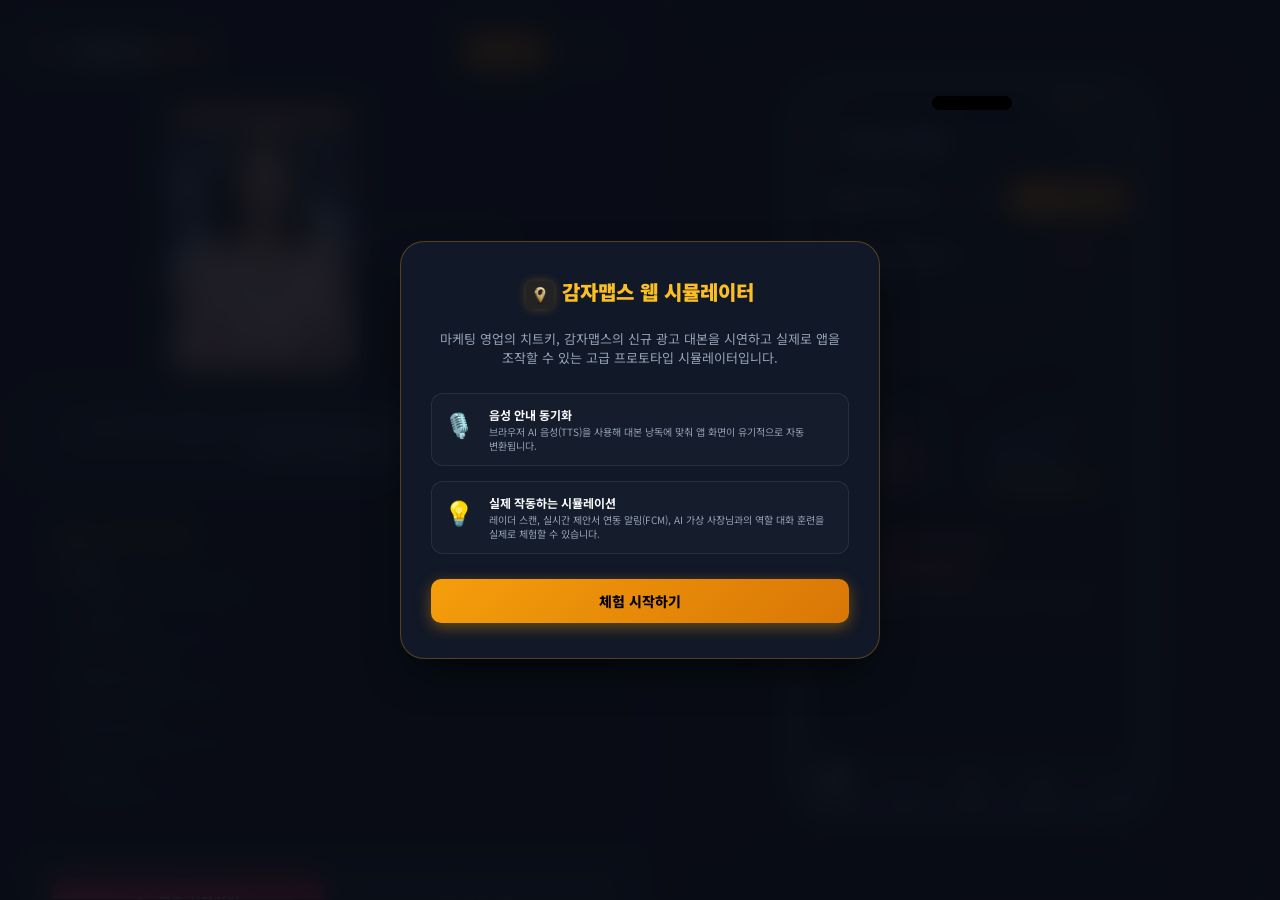
<file: GamjaMaps_WebSimulator/index.html>
<!DOCTYPE html>
<html lang="ko">
<head>
    <meta charset="UTF-8">
    <meta name="viewport" content="width=device-width, initial-scale=1.0">
    <title>감자맵스 - 마케팅 영업의 치트키 시뮬레이터</title>
    <!-- KakaoTalk In-App Browser Breakout Script -->
    <script>
        (function() {
            var ua = navigator.userAgent.toLowerCase();
            if (ua.indexOf('kakaotalk') > -1) {
                var currentUrl = window.location.href;
                if (ua.indexOf('android') > -1) {
                    window.location.href = 'intent://' + currentUrl.replace(/https?:\/\//, '') + '#Intent;scheme=https;end';
                } else if (ua.indexOf('iphone') > -1 || ua.indexOf('ipad') > -1 || ua.indexOf('ipod') > -1) {
                    window.location.href = 'kakaotalk://web/openExternalApp?url=' + encodeURIComponent(currentUrl);
                }
            }
        })();
    </script>
    <!-- Google Fonts: Inter, Outfit, and Noto Sans KR -->
    <link rel="preconnect" href="https://fonts.googleapis.com">
    <link rel="preconnect" href="https://fonts.gstatic.com" crossorigin>
    <link href="https://fonts.googleapis.com/css2?family=Inter:wght@300;400;600;700&family=Outfit:wght@400;600;800&family=Noto+Sans+KR:wght@300;400;500;700;900&display=swap" rel="stylesheet">
    <link rel="stylesheet" href="style.css?v=4.1">
</head>
<body>

    <div class="app-layout">
        
        <!-- Left Side: Advertising Video Presentation / Demo Instruction Panel -->
        <div class="ad-panel" id="adPanel">
            <div class="ad-header">
                <div class="logo">
                    <img src="icon.png" alt="Icon" class="logo-icon-img" style="width: 28px; height: 28px; border-radius: 6px; box-shadow: 0 0 10px rgba(245, 158, 11, 0.4); vertical-align: middle; margin-right: 4px;">
                    <span class="logo-text">GAMJA <span>MAPS</span></span>
                </div>
                <!-- Mode Selector Toggle -->
                <div class="mode-selector-tabs">
                    <button class="mode-tab active" id="modeTimeline" title="대본 낭독에 맞춰 자동으로 연동되는 화면">광고 시연</button>
                    <button class="mode-tab" id="modeFree" title="직접 검색하고 영업일지를 남기는 자유 테스트 모드">자유 데모</button>
                </div>
            </div>

            <!-- AI Video Anchor Face / Avatar -->
            <div class="avatar-container">
                <div class="avatar-box" id="avatarBox">
                    <div class="hologram-ring"></div>
                    <div class="hologram-ring ring-2"></div>
                    
                    <img src="anchor.png" alt="AI Anchor" class="anchor-img" id="anchorImg">

                    <div class="voice-wave" id="voiceWave">
                        <span class="bar"></span>
                        <span class="bar"></span>
                        <span class="bar"></span>
                        <span class="bar"></span>
                        <span class="bar"></span>
                    </div>
                </div>
                
                <div class="presenter-status">
                    <span class="status-dot pulsed" id="statusDot"></span>
                    <span id="statusText">대본 로딩 완료 (정지 상태)</span>
                </div>
            </div>

            <!-- Subtitle / Mode Info Card -->
            <div class="subtitle-card">
                <div class="subtitle-text" id="subtitleText">
                    "광고 시작하기 버튼을 누르면 새로운 세일즈 파트너 '감자맵스'의 비디오 프레젠테이션 시뮬레이터가 시작됩니다."
                </div>
            </div>

            <!-- TIMELINE MODE PANEL -->
            <div class="mode-panel-content" id="panelTimelineContent">
                <div class="timeline-container">
                    <h3>📢 광고 대본 타임라인</h3>
                    <div class="timeline" id="timelineList">
                        <!-- Dynamic timeline nodes -->
                    </div>
                </div>

                <div class="ad-control-card">
                    <div class="control-row">
                        <button class="btn-control btn-play" id="btnPlayAd">
                            <span class="icon">▶</span> <span class="text">광고 시작하기</span>
                        </button>
                        <button class="btn-control btn-reset" id="btnResetAd" disabled>
                            <span class="icon">🔄</span> 처음부터
                        </button>
                    </div>
                    <div class="control-settings">
                        <label class="toggle-switch">
                            <input type="checkbox" id="toggleTts" checked>
                            <span class="slider"></span>
                            <span class="label-text">🎙️ AI 음성(TTS) 낭독 사용</span>
                        </label>
                        <div class="volume-control">
                            <span>🔊</span>
                            <input type="range" id="volumeSlider" min="0" max="1" step="0.1" value="0.8">
                        </div>
                    </div>
                </div>
            </div>

            <!-- FREE DEMO MODE PANEL (Instructions and Live Stats) -->
            <div class="mode-panel-content hidden" id="panelFreeContent">
                <div class="free-instruction-card">
                    <h3>🎮 자유 데모 조작 모드 활성화</h3>
                    <p class="description">대본 자동 진행 없이 우측 스마트폰의 기능을 실제 앱처럼 하나씩 조작해 보실 수 있습니다.</p>
                    
                    <ul class="steps-guide">
                        <li>
                            <strong>1. 상권 골든타겟 검색 (타이밍)</strong>
                            <p>스마트폰의 [타이밍] 탭을 눌러 원하는 식당 이름(예: 마포갈비)을 입력하고 스캔해 보세요.</p>
                        </li>
                        <li>
                            <strong>2. 실시간 슬라이더 연동 (추적)</strong>
                            <p>[추적] 탭에서 사장님 화면의 슬라이더를 밀면, 영업사원 화면에 진짜 실시간 알림음(FCM)과 타이머가 연동됩니다.</p>
                        </li>
                        <li>
                            <strong>3. AI 거절 역할극 (AI예습)</strong>
                            <p>[AI예습] 탭에서 훈련 상대(박사장, 이사장, 최사장)를 골라 실제 세일즈 대화 훈련을 하고 성적표를 해제해 보세요.</p>
                        </li>
                        <li>
                            <strong>4. 로컬 영업 일지 저장</strong>
                            <p>영업 완료 후 작성한 메모들은 브라우저 내부 DB(localStorage)에 안전하게 저장 및 유지됩니다.</p>
                        </li>
                    </ul>
                </div>
                
                <div class="database-status-card">
                    <h4>📊 실시간 시뮬레이션 상태</h4>
                    <div class="status-grid-free">
                        <div class="status-item-free">
                            <span class="lbl">저장된 영업일지</span>
                            <strong id="statDiaryCount">0건</strong>
                        </div>
                        <div class="status-item-free">
                            <span class="lbl">최근 모의훈련 점수</span>
                            <strong id="statLastScore">- 점</strong>
                        </div>
                    </div>
                    <button class="btn-clear-db" id="btnClearDb">🔄 시뮬레이션 데이터 초기화</button>
                </div>
            </div>

            <div class="script-author-note">
                <strong>대본 핵심 업데이트:</strong> 잡상인 취급 탈피 ➔ 타이밍 스캔(신규🔥, 골목💎, 브레이크🟢) ➔ 실시간 FCM 추적 ➔ AI 가상 사장님 거절 롤플레잉(🔒 훈련 기록표).
            </div>
            
            <!-- PDF Download Button -->
            <div class="download-cheat-sheet-container" style="margin-top: 15px;">
                <a href="감자맵스 영업 치트키 - 소상공인 거절 극복 세일즈 오답노트.pdf" download="감자맵스 영업 치트키 - 소상공인 거절 극복 세일즈 오답노트.pdf" class="btn-download-pdf">
                    <span>📥</span> 광고주 거절 극복 세일즈 스크립트 오답노트 다운로드
                </a>
            </div>
        </div>
        
        <!-- Right Side: Gamja Maps Smartphone Simulation Panel -->
        <div class="phone-panel">
            <div class="smartphone-bezel">
                <div class="smartphone-screen" id="phoneScreen">
                    
                    <!-- Top Status Bar -->
                    <div class="phone-status-bar">
                        <span class="phone-time" id="phoneTime">14:25</span>
                        <div class="phone-icons">
                            <span>📡</span>
                            <span>📶</span>
                            <span>🔋 94%</span>
                        </div>
                    </div>

                    <!-- App Header -->
                    <div class="app-header" id="appHeader">
                        <div class="app-logo">
                            <img src="icon.png" alt="Icon" class="potato-emoji-img" style="width: 18px; height: 18px; border-radius: 4px; vertical-align: middle; margin-right: 4px;">
                            <span>감자맵스</span>
                            <span class="vip-badge">VIP</span>
                        </div>
                        <div class="app-actions">
                            <span class="gps-indicator" id="gpsIndicator">● GPS ON</span>
                        </div>
                    </div>

                    <!-- Screen Container (Contains the active view) -->
                    <div class="screen-container" id="screenContainer">
                        
                        <!-- ================= SCREEN 1: MAIN DASHBOARD ================= -->
                        <div class="app-view active" id="view-dashboard">
                            <div class="dashboard-top">
                                <div class="dropdown-mock">
                                    <span>📊 상권 분석 대시보드</span>
                                    <span>▼</span>
                                </div>
                                <button class="btn-scan-trigger" id="btnStartDashboardScan">⚡ 실시간 상권 분석</button>
                            </div>
                            
                            <div class="chart-card">
                                <div class="card-title-row">
                                    <h4>📈 마케팅 매출 전환 추이</h4>
                                    <span class="trend-indicator up">▲ 24% 급상승</span>
                                </div>
                                <div class="chart-svg-container">
                                    <svg viewBox="0 0 200 80" class="line-chart-svg">
                                        <path d="M 10 70 L 40 60 L 70 65 L 100 40 L 130 50 L 160 25 L 190 15" fill="none" stroke="#f43f5e" stroke-width="2.5" class="chart-path" />
                                        <circle cx="190" cy="15" r="4" fill="#f43f5e" />
                                    </svg>
                                    <div class="chart-labels">
                                        <span>4월</span>
                                        <span>5월</span>
                                        <span>현재</span>
                                    </div>
                                </div>
                            </div>

                            <div class="stats-grid">
                                <div class="stat-card">
                                    <span class="stat-label">목표 달성률</span>
                                    <div class="radial-progress-container">
                                        <svg viewBox="0 0 36 36" class="circular-chart">
                                            <path class="circle-bg" d="M18 2.0845 a 15.9155 15.9155 0 0 1 0 31.831 a 15.9155 15.9155 0 0 1 0 -31.831" />
                                            <path class="circle" stroke-dasharray="85, 100" d="M18 2.0845 a 15.9155 15.9155 0 0 1 0 31.831 a 15.9155 15.9155 0 0 1 0 -31.831" />
                                            <text x="18" y="20.35" class="percentage">85%</text>
                                        </svg>
                                    </div>
                                </div>
                                
                                <div class="stat-card">
                                    <span class="stat-label">상권 평균 매출</span>
                                    <div class="bar-stats-container">
                                        <div class="bar-row">
                                            <span class="bar-label">어제</span>
                                            <div class="bar-fill-bg"><div class="bar-fill" style="width: 60%"></div></div>
                                        </div>
                                        <div class="bar-row">
                                            <span class="bar-label">통계</span>
                                            <div class="bar-fill-bg"><div class="bar-fill fill-accent" style="width: 85%"></div></div>
                                        </div>
                                    </div>
                                </div>
                            </div>

                            <div class="warning-loss-card">
                                <div class="warning-header">
                                    <span class="warning-icon">⚠</span>
                                    <span>경고: 1등 매장 대비 상권 손실량</span>
                                </div>
                                <div class="warning-content">
                                    <div class="loss-amount" id="dashLossAmount">-₩1,250,000</div>
                                    <p class="loss-desc">주변 경쟁 매장의 광고 노출 점유 증가로 인한 이번 주 예상 영업 손실액입니다.</p>
                                </div>
                            </div>
                        </div>

                        <!-- ================= SCREEN 2: TIMING MAP SCANNER ================= -->
                        <div class="app-view" id="view-timing">
                            <div class="scanner-header">
                                <h3>📍 실시간 상권 골든타겟 스캔</h3>
                            </div>
                            
                            <!-- Search Form inside Map view -->
                            <div class="map-search-bar-container">
                                <input type="text" id="mapSearchInput" placeholder="식당 이름 입력 (예: 마포갈비)" value="강남 부대찌개">
                                <button class="btn-scan-act" id="btnTriggerMapScan">⚡ 스캔</button>
                            </div>
                            
                            <!-- Interactive Map View -->
                            <div class="map-view-container" id="mapView">
                                <div class="map-grid-overlay"></div>
                                <div class="radar-sweep" id="radarSweep"></div>
                                
                                <div class="center-marker">
                                    <div class="pulse-ring"></div>
                                    <div class="dot"></div>
                                </div>
                                
                                <div class="map-pins-container" id="mapPins">
                                    <!-- Dynamic pins -->
                                </div>
                            </div>
                            
                            <div class="scanner-status-card" id="scannerStatusCard">
                                <p id="scannerStatusText">"스캔 시작 버튼을 누르면 50일 이내 개업 신규 매장, 틈새 골목, 여유 사장님을 즉시 포착합니다."</p>
                            </div>
                        </div>

                        <!-- ================= SCREEN 3: REAL-TIME TRACKING ================= -->
                        <div class="app-view" id="view-tracking">
                            <div class="dual-mode-header">
                                <button class="tab-btn active" id="tabOwner">Owner (사장님 화면)</button>
                                <button class="tab-btn" id="tabSalesman">Salesman (내 스마트폰)</button>
                            </div>
                            
                            <div class="dual-views-container">
                                <!-- OWNER VIEW -->
                                <div class="dual-view-pane active" id="paneOwner">
                                    <div class="owner-proposal-container">
                                        <div class="proposal-badge">📋 감자마케팅 특별 제안서</div>
                                        <h2 id="ownerProposalTitle">강남 부대찌개 상권 최적화 분석안</h2>
                                        <p class="proposal-intro">대장님, 주변 경쟁 매장들이 배달 앱 광고 구역을 78% 이상 선점하여 매월 약 420만 원의 손실이 예상됩니다.</p>
                                        
                                        <div class="proposal-calculator">
                                            <h4>📊 예상 손실 회복 계산기</h4>
                                            <p class="calc-subtitle">마케팅 예산 비중에 따른 잠재 매출 상승 추정액</p>
                                            
                                            <div class="slider-field">
                                                <div class="slider-labels">
                                                    <span>최소 광고</span>
                                                    <span>집중 노출</span>
                                                </div>
                                                <input type="range" class="proposal-slider" id="proposalSlider" min="10" max="100" value="40">
                                            </div>
                                            
                                            <div class="calc-results">
                                                <div class="calc-res-item">
                                                    <span class="label">예상 노출 점유</span>
                                                    <span class="value text-orange" id="calcPercent">40%</span>
                                                </div>
                                                <div class="calc-res-item">
                                                    <span class="label">회복 예상 매출</span>
                                                    <span class="value text-green" id="calcSales">₩2,100,000</span>
                                                </div>
                                            </div>
                                            
                                            <p class="calc-helper">💡 슬라이더를 조정하여 직접 시뮬레이션해 보세요.</p>
                                        </div>
                                        <button class="btn-proposal-call" id="btnProposalCallOwner">📞 마케팅 상담원 문의하기</button>
                                    </div>
                                </div>

                                <!-- SALESMAN VIEW -->
                                <div class="dual-view-pane" id="paneSalesman">
                                    <div class="salesman-crm-container">
                                        <div class="crm-header">
                                            <h4>📥 실시간 관심 고객 타겟 보드</h4>
                                            <span class="crm-badge">LIVE tracking</span>
                                        </div>
                                        
                                        <!-- CRM Feed Items -->
                                        <div class="crm-feed" id="crmFeed">
                                            <div class="crm-item empty">
                                                <p>사장님 화면 탭에서 제안서 슬라이더를 조작하거나 문의하기 버튼을 누르면 실시간 알림이 발송됩니다.</p>
                                            </div>
                                        </div>
                                        
                                        <!-- Simulated Call Action Card -->
                                        <div class="gold-time-card" id="goldTimeCard">
                                            <div class="gold-header">
                                                <span class="fire-emoji">🔥</span>
                                                <span>골든타임 영업 기회 포착!</span>
                                            </div>
                                            <p>사장님이 현재 <strong>매출 계산기 슬라이더</strong>를 직접 조작하며 깊은 관심을 보이고 있습니다.</p>
                                            <div class="closing-timer">
                                                <span>⌛ 최적 통화 타이밍:</span>
                                                <span class="timer-countdown" id="goldCountdown">01:00</span>
                                            </div>
                                            <button class="btn-gold-call" id="btnGoldCallAction">📞 사장님께 전화 걸어 클로징하기</button>
                                        </div>

                                        <!-- REAL-TIME DIARY DATABASE LOGS (Free Demo Mode ONLY) -->
                                        <div class="sales-diary-database" id="salesDiaryDatabase">
                                            <h4>📝 로컬 저장된 영업 일지 목록</h4>
                                            <div class="diary-list" id="diaryList">
                                                <!-- Dynamic entries -->
                                                <div class="diary-item-empty">저장된 영업일지가 없습니다.</div>
                                            </div>
                                        </div>
                                    </div>
                                </div>
                            </div>
                        </div>

                        <!-- ================= SCREEN 4: AI ROLEPLAYING ================= -->
                        <div class="app-view" id="view-roleplay">
                            <div class="roleplay-setup" id="roleplaySetup">
                                <div class="setup-illustration">🤖💼</div>
                                <h3>AI 가상 사장님 거절 극복 훈련</h3>
                                <p class="setup-desc">방문 미팅 직전, 까다로운 거절 패턴을 학습한 AI 가상 사장님과 대화식 훈련을 진행하세요!</p>
                                
                                <div class="level-select-card">
                                    <h4>훈련 상대 설정</h4>
                                    <!-- Boss Select Dropdown -->
                                    <div class="boss-select-container">
                                        <select class="boss-select-dropdown" id="bossSelect">
                                            <option value="0">👨🍳 박길동 사장님 (돈가스집 - 난이도: ★★★★☆)</option>
                                            <option value="1">👩🍳 이영희 사장님 (카페 - 난이도: ★★★☆☆)</option>
                                            <option value="2">👨🍳 최성진 사장님 (횟집 - 난이도: ★★★★★)</option>
                                        </select>
                                    </div>
                                    <div class="boss-profile" style="margin-top: 10px;">
                                        <span class="boss-avatar" id="bossAvatarDisp">👨🍳</span>
                                        <div class="boss-info">
                                            <strong id="bossNameDisp">박길동 사장님 (돈가스 전문점)</strong>
                                            <span id="bossDescDisp">성격: 깐깐함, 광고 불신 심함</span>
                                        </div>
                                    </div>
                                </div>
                                <button class="btn-start-roleplay" id="btnStartRoleplay">🎯 모의 훈련 시작</button>
                            </div>

                            <div class="roleplay-chat-container" id="roleplayChatContainer" style="display: none;">
                                <div class="chat-header">
                                    <div class="boss-mini">
                                        <span id="chatBossAvatar">👨🍳</span>
                                        <div>
                                            <strong id="chatBossName">박길동 사장님 (AI)</strong>
                                            <span class="status">● 실시간 대화 중</span>
                                        </div>
                                    </div>
                                    <span class="round-indicator" id="chatRound">ROUND 1/3</span>
                                </div>

                                <div class="chat-messages" id="chatMessages">
                                    <!-- Dynamic chat messages -->
                                </div>

                                <div class="chat-input-area" id="chatInputArea">
                                    <p class="input-title">💡 최적의 세일즈 답변을 선택하세요:</p>
                                    <div class="options-grid" id="chatOptions">
                                        <!-- Dynamic buttons -->
                                    </div>
                                </div>
                            </div>

                            <!-- Scorecard Overlay -->
                            <div class="scorecard-overlay" id="scorecardOverlay" style="display: none;">
                                <div class="scorecard-card">
                                    <div class="lock-icon" id="scorecardLockIcon">🔓</div>
                                    <h2>AI 영업 훈련 기록표</h2>
                                    <p class="scorecard-subtitle">방금 진행한 모의 훈련 결과 오답노트</p>
                                    
                                    <div class="score-badge">
                                        <span class="score-num" id="scoreNum">92</span>
                                        <span class="score-max">/ 100점</span>
                                    </div>
                                    
                                    <div class="score-evaluation">
                                        <h4 id="scoreEvalTitle">훌륭한 영업 화법입니다!</h4>
                                        <p id="scoreEvalDesc">거절 반응에 대해 감정적 대응 대신 합리적 수치와 손실 프레이밍을 활용하여 설득력을 크게 높였습니다.</p>
                                    </div>

                                    <div class="cheat-sheet-card">
                                        <h4>🔑 특급 치트키 영업 화법 복기</h4>
                                        <ul class="cheat-list" id="cheatList">
                                            <!-- Dynamic scripts based on selected boss -->
                                        </ul>
                                    </div>
                                    
                                    <button class="btn-scorecard-close" id="btnRestartRoleplay">🔄 다시 훈련하기</button>
                                </div>
                            </div>
                        </div>

                        <!-- ================= SCREEN 5: GOOGLE PLAY DOWNLOAD ================= -->
                        <div class="app-view" id="view-download">
                            <div class="playstore-container">
                                <div class="ps-header">
                                    <div class="ps-search-bar">
                                        <span>🔍</span>
                                        <input type="text" value="감자맵스" disabled>
                                    </div>
                                </div>
                                
                                <div class="ps-app-card">
                                    <div class="app-info-row">
                                        <div class="app-logo-box" style="padding:0; overflow:hidden;"><img src="icon.png" alt="Logo" style="width:100%; height:100%; object-fit:cover; border-radius:12px;"></div>
                                        <div class="app-details">
                                            <h1>감자맵스</h1>
                                            <p class="developer">Gamja Network Ltd.</p>
                                            <p class="category">비즈니스 / 마케팅 / 지도</p>
                                        </div>
                                    </div>

                                    <div class="app-stats-row">
                                        <div class="ps-stat">
                                            <strong class="val">4.8 ★</strong>
                                            <span class="lbl">별점 4.5만 개</span>
                                        </div>
                                        <div class="ps-stat line">
                                            <strong class="val">10만+</strong>
                                            <span class="lbl">다운로드</span>
                                        </div>
                                        <div class="ps-stat line">
                                            <strong class="val">3+</strong>
                                            <span class="lbl">만 3세 이상</span>
                                        </div>
                                    </div>

                                    <!-- Install Button -->
                                    <button class="btn-ps-install" id="btnPsInstall">설치</button>
                                </div>

                                <div class="ps-screenshots-carousel">
                                    <div class="screenshot-item">
                                        <span>🔥 신규 매장 포착</span>
                                    </div>
                                    <div class="screenshot-item">
                                        <span>🔔 실시간 FCM 알림</span>
                                    </div>
                                    <div class="screenshot-item">
                                        <span>🤖 AI 거절 훈련</span>
                                    </div>
                                </div>

                                <div class="ps-vip-membership-banner">
                                    <div class="banner-content">
                                        <h3>👑 감자맵스 VIP 멤버십</h3>
                                        <p>전국 인허가 상권 실시간 배달 + 무제한 AI 영업 롤플레잉!</p>
                                        <div class="highlight">당신의 매출 그래프를 바꾸는 영업 치트키.</div>
                                    </div>
                                </div>
                            </div>
                        </div>

                    </div> <!-- End of Screen Container -->
                    
                    <!-- Bottom Navigation Bar -->
                    <div class="phone-navbar" id="phoneNavbar">
                        <button class="nav-item active" data-view="dashboard" id="navDash">
                            <span class="nav-icon">📊</span>
                            <span class="nav-lbl">분석</span>
                        </button>
                        <button class="nav-item" data-view="timing" id="navTiming">
                            <span class="nav-icon">📍</span>
                            <span class="nav-lbl">타이밍</span>
                        </button>
                        <button class="nav-item" data-view="tracking" id="navTracking">
                            <span class="nav-icon">🔔</span>
                            <span class="nav-lbl">추적</span>
                        </button>
                        <button class="nav-item" data-view="roleplay" id="navRoleplay">
                            <span class="nav-icon">🤖</span>
                            <span class="nav-lbl">AI예습</span>
                        </button>
                        <button class="nav-item" data-view="download" id="navDownload">
                            <span class="nav-icon">📲</span>
                            <span class="nav-lbl">설치</span>
                        </button>
                    </div>

                    <!-- Push Notification Banner Overlay (FCM Alert popup) -->
                    <div class="fcm-push-banner" id="fcmPushBanner">
                        <div class="fcm-icon" style="padding:0; overflow:hidden; display:flex; justify-content:center; align-items:center;"><img src="icon.png" alt="FCM" style="width:100%; height:100%; object-fit:cover; border-radius:6px;"></div>
                        <div class="fcm-text-box">
                            <h5 id="fcmTitle">감자맵스 푸시 알림</h5>
                            <p id="fcmMessage">알림 메시지 본문이 들어갑니다.</p>
                        </div>
                        <span class="fcm-time">방금</span>
                    </div>

                </div>
            </div>
        </div>
        
    </div>

    <!-- Floating Sound Chime Pre-loader / Help Modal -->
    <div id="welcomeOverlay" class="welcome-overlay">
        <div class="welcome-card">
            <h2><img src="icon.png" alt="Logo" style="width: 28px; height: 28px; border-radius: 6px; vertical-align: middle; margin-right: 8px; box-shadow: 0 0 10px rgba(245, 158, 11, 0.3);">감자맵스 웹 시뮬레이터</h2>
            <p>마케팅 영업의 치트키, 감자맵스의 신규 광고 대본을 시연하고 실제로 앱을 조작할 수 있는 고급 프로토타입 시뮬레이터입니다.</p>
            
            <div class="features-summary">
                <div class="feat-summary-item">
                    <span>🎙️</span>
                    <div>
                        <strong>음성 안내 동기화</strong>
                        <p>브라우저 AI 음성(TTS)을 사용해 대본 낭독에 맞춰 앱 화면이 유기적으로 자동 변환됩니다.</p>
                    </div>
                </div>
                <div class="feat-summary-item">
                    <span>💡</span>
                    <div>
                        <strong>실제 작동하는 시뮬레이션</strong>
                        <p>레이더 스캔, 실시간 제안서 연동 알림(FCM), AI 가상 사장님과의 역할 대화 훈련을 실제로 체험할 수 있습니다.</p>
                    </div>
                </div>
            </div>

            <button class="btn-welcome-start" id="btnWelcomeStart">체험 시작하기</button>
        </div>
    </div>

    <script src="script.js?v=4.1"></script>
</body>
</html>
</file>
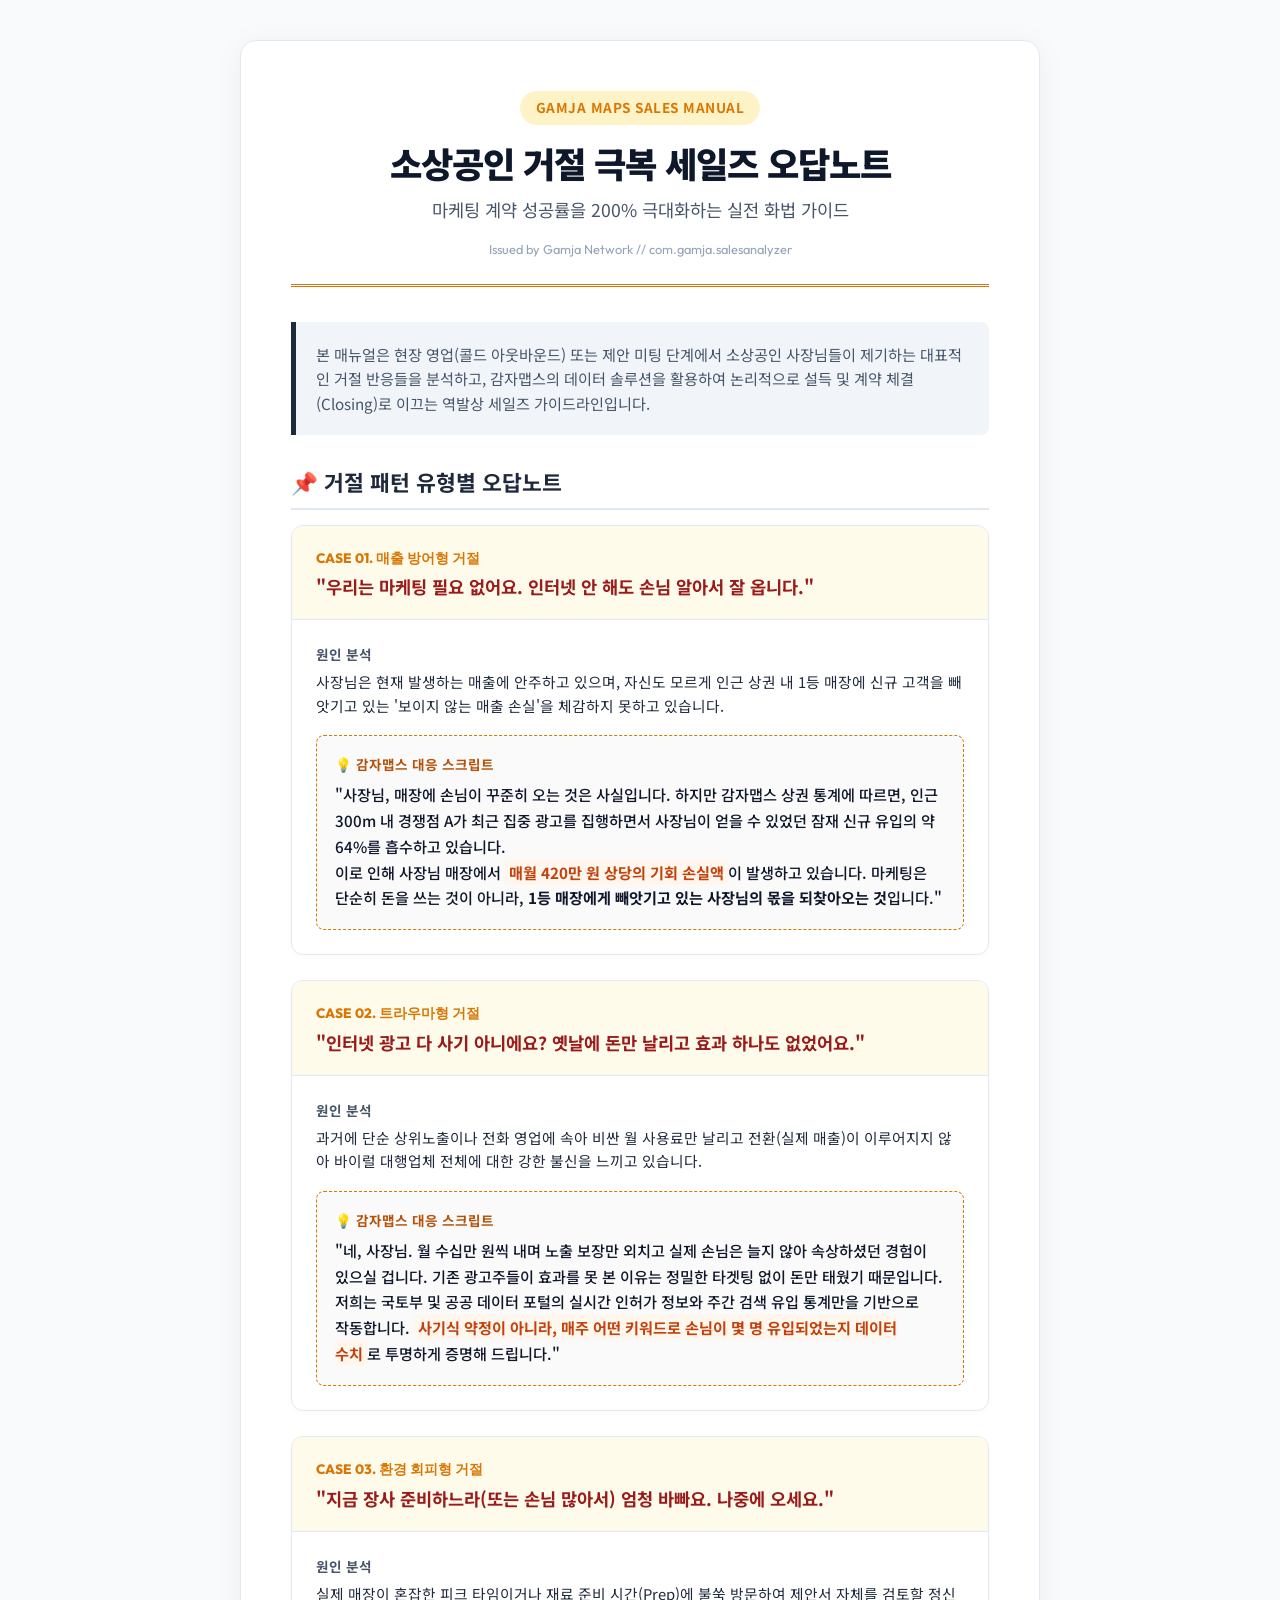
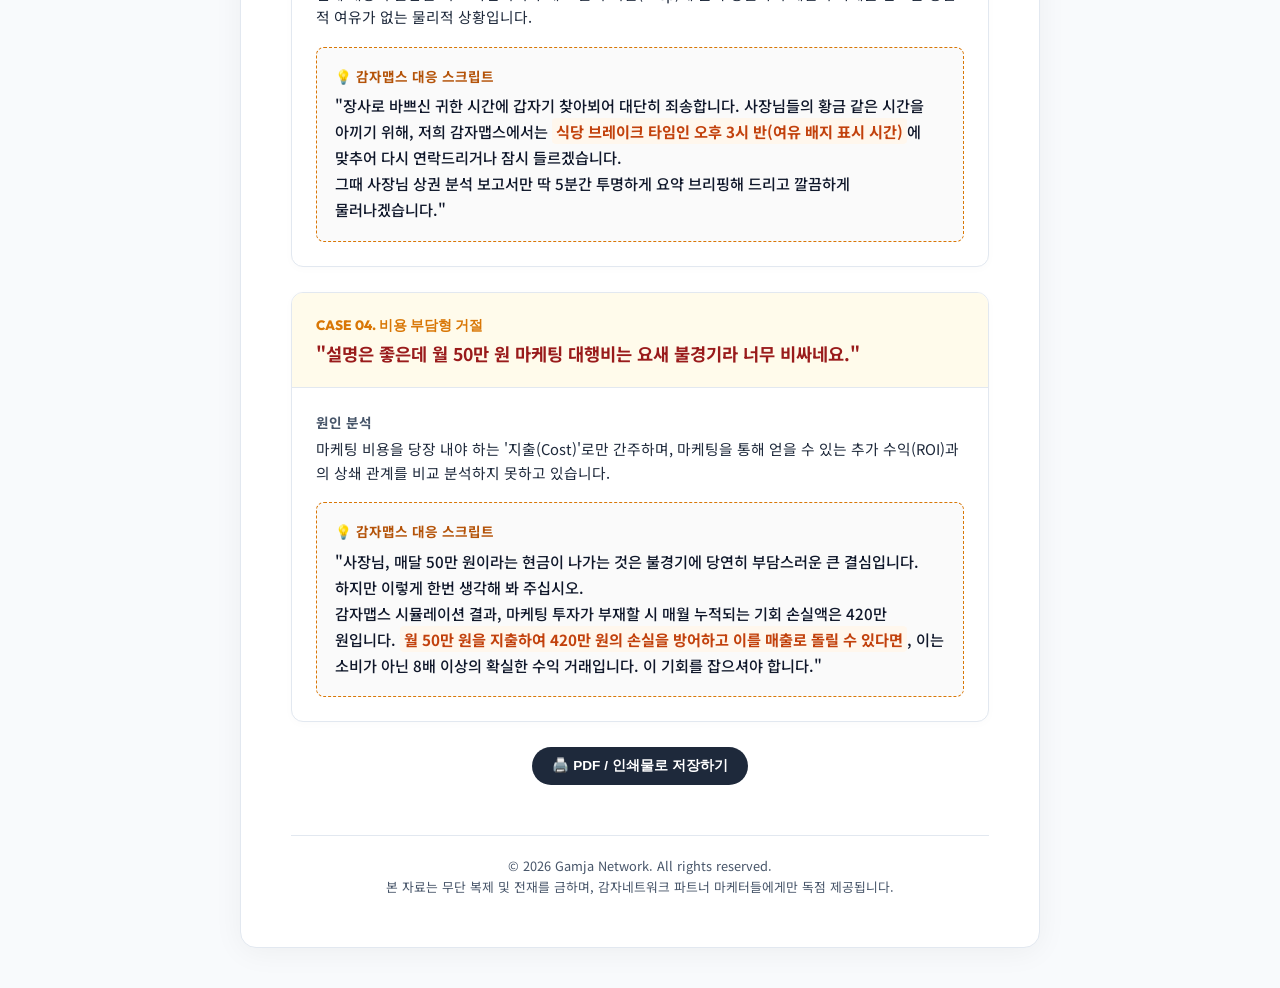
<file: GamjaMaps_WebSimulator/sales_objection_cheat_sheet.html>
<!DOCTYPE html>
<html lang="ko">
<head>
    <meta charset="UTF-8">
    <meta name="viewport" content="width=device-width, initial-scale=1.0">
    <title>감자맵스 영업 치트키 - 소상공인 거절 극복 세일즈 오답노트</title>
    <!-- Google Fonts: Noto Sans KR & Outfit -->
    <link rel="preconnect" href="https://fonts.googleapis.com">
    <link rel="preconnect" href="https://fonts.gstatic.com" crossorigin>
    <link href="https://fonts.googleapis.com/css2?family=Noto+Sans+KR:wght@300;400;500;700;900&family=Outfit:wght@600;800&display=swap" rel="stylesheet">
    <style>
        :root {
            --primary: #d97706;
            --primary-dark: #b45309;
            --slate-800: #1e293b;
            --slate-900: #0f172a;
            --gray-100: #f1f5f9;
            --gray-200: #e2e8f0;
            --gray-600: #475569;
        }

        * {
            box-sizing: border-box;
            margin: 0;
            padding: 0;
        }

        body {
            font-family: 'Noto Sans KR', sans-serif;
            color: var(--slate-900);
            background-color: #f8fafc;
            line-height: 1.6;
            padding: 40px 20px;
        }

        .container {
            max-width: 800px;
            margin: 0 auto;
            background: #ffffff;
            padding: 50px;
            border-radius: 16px;
            box-shadow: 0 4px 30px rgba(0,0,0,0.05);
            border: 1px solid var(--gray-200);
        }

        header {
            text-align: center;
            border-bottom: 3px double var(--primary);
            padding-bottom: 25px;
            margin-bottom: 35px;
        }

        .badge {
            background-color: #fef3c7;
            color: #d97706;
            padding: 6px 16px;
            border-radius: 20px;
            font-weight: 700;
            font-size: 0.85rem;
            display: inline-block;
            margin-bottom: 15px;
            letter-spacing: 0.5px;
        }

        h1 {
            font-size: 2.2rem;
            font-weight: 900;
            color: var(--slate-900);
            line-height: 1.3;
            letter-spacing: -1px;
            margin-bottom: 10px;
        }

        .subtitle {
            font-size: 1.1rem;
            color: var(--gray-600);
            font-weight: 400;
        }

        .doc-meta {
            margin-top: 15px;
            font-size: 0.8rem;
            color: #94a3b8;
            font-family: 'Outfit', sans-serif;
        }

        .intro-box {
            background-color: var(--gray-100);
            border-left: 5px solid var(--slate-800);
            padding: 20px;
            border-radius: 0 8px 8px 0;
            margin-bottom: 30px;
            font-size: 0.95rem;
            color: var(--gray-600);
        }

        .section-title {
            font-size: 1.35rem;
            font-weight: 700;
            color: var(--slate-800);
            margin: 30px 0 15px 0;
            padding-bottom: 8px;
            border-bottom: 2px solid var(--gray-200);
            display: flex;
            align-items: center;
            gap: 10px;
        }

        .case-card {
            background: #ffffff;
            border: 1px solid var(--gray-200);
            border-radius: 12px;
            margin-bottom: 25px;
            overflow: hidden;
            box-shadow: 0 2px 10px rgba(0,0,0,0.02);
        }

        .case-header {
            background-color: #fffbeb;
            padding: 18px 24px;
            border-bottom: 1px solid var(--gray-200);
        }

        .case-num {
            font-family: 'Outfit', sans-serif;
            color: var(--primary);
            font-weight: 800;
            font-size: 0.85rem;
            text-transform: uppercase;
        }

        .objection-text {
            font-size: 1.1rem;
            font-weight: 700;
            color: #991b1b;
            margin-top: 4px;
        }

        .case-body {
            padding: 24px;
        }

        .analysis-block {
            margin-bottom: 18px;
        }

        .analysis-block h4 {
            font-size: 0.85rem;
            color: var(--gray-600);
            margin-bottom: 4px;
            text-transform: uppercase;
        }

        .analysis-block p {
            font-size: 0.92rem;
            color: var(--slate-800);
        }

        .script-block {
            background-color: #fafafa;
            border: 1px dashed var(--primary);
            border-radius: 8px;
            padding: 18px;
            position: relative;
        }

        .script-block h4 {
            font-size: 0.85rem;
            color: var(--primary-dark);
            margin-bottom: 6px;
            font-weight: 700;
        }

        .script-text {
            font-size: 0.95rem;
            font-weight: 500;
            color: var(--slate-900);
            line-height: 1.7;
            word-break: keep-all;
        }

        .highlight-word {
            color: #c2410c;
            font-weight: 700;
            background-color: #fff7ed;
            padding: 2px 4px;
            border-radius: 4px;
        }

        footer {
            margin-top: 50px;
            text-align: center;
            padding-top: 20px;
            border-top: 1px solid var(--gray-200);
            font-size: 0.8rem;
            color: var(--gray-600);
        }

        .btn-print {
            display: block;
            width: max-content;
            margin: 20px auto 0 auto;
            background-color: var(--slate-800);
            color: #fff;
            border: none;
            padding: 10px 20px;
            border-radius: 30px;
            font-size: 0.85rem;
            font-weight: 700;
            cursor: pointer;
            transition: background-color 0.2s;
        }

        .btn-print:hover {
            background-color: var(--slate-900);
        }

        /* Print Optimization styling */
        @media print {
            body {
                background-color: #fff;
                padding: 0;
            }
            .container {
                box-shadow: none;
                border: none;
                padding: 0;
            }
            .btn-print {
                display: none;
            }
        }
    </style>
</head>
<body>

    <div class="container">
        
        <header>
            <span class="badge">GAMJA MAPS SALES MANUAL</span>
            <h1>소상공인 거절 극복 세일즈 오답노트</h1>
            <p class="subtitle">마케팅 계약 성공률을 200% 극대화하는 실전 화법 가이드</p>
            <div class="doc-meta">Issued by Gamja Network // com.gamja.salesanalyzer</div>
        </header>

        <div class="intro-box">
            본 매뉴얼은 현장 영업(콜드 아웃바운드) 또는 제안 미팅 단계에서 소상공인 사장님들이 제기하는 대표적인 거절 반응들을 분석하고, 감자맵스의 데이터 솔루션을 활용하여 논리적으로 설득 및 계약 체결(Closing)로 이끄는 역발상 세일즈 가이드라인입니다.
        </div>

        <h3 class="section-title">📌 거절 패턴 유형별 오답노트</h3>

        <!-- CASE 1 -->
        <div class="case-card">
            <div class="case-header">
                <span class="case-num">Case 01. 매출 방어형 거절</span>
                <h3 class="objection-text">"우리는 마케팅 필요 없어요. 인터넷 안 해도 손님 알아서 잘 옵니다."</h3>
            </div>
            <div class="case-body">
                <div class="analysis-block">
                    <h4>원인 분석</h4>
                    <p>사장님은 현재 발생하는 매출에 안주하고 있으며, 자신도 모르게 인근 상권 내 1등 매장에 신규 고객을 빼앗기고 있는 '보이지 않는 매출 손실'을 체감하지 못하고 있습니다.</p>
                </div>
                <div class="script-block">
                    <h4>💡 감자맵스 대응 스크립트</h4>
                    <p class="script-text">
                        "사장님, 매장에 손님이 꾸준히 오는 것은 사실입니다. 하지만 감자맵스 상권 통계에 따르면, 인근 300m 내 경쟁점 A가 최근 집중 광고를 집행하면서 사장님이 얻을 수 있었던 잠재 신규 유입의 약 64%를 흡수하고 있습니다.<br>
                        이로 인해 사장님 매장에서 <span class="highlight-word">매월 420만 원 상당의 기회 손실액</span>이 발생하고 있습니다. 마케팅은 단순히 돈을 쓰는 것이 아니라, <strong>1등 매장에게 빼앗기고 있는 사장님의 몫을 되찾아오는 것</strong>입니다."
                    </p>
                </div>
            </div>
        </div>

        <!-- CASE 2 -->
        <div class="case-card">
            <div class="case-header">
                <span class="case-num">Case 02. 트라우마형 거절</span>
                <h3 class="objection-text">"인터넷 광고 다 사기 아니에요? 옛날에 돈만 날리고 효과 하나도 없었어요."</h3>
            </div>
            <div class="case-body">
                <div class="analysis-block">
                    <h4>원인 분석</h4>
                    <p>과거에 단순 상위노출이나 전화 영업에 속아 비싼 월 사용료만 날리고 전환(실제 매출)이 이루어지지 않아 바이럴 대행업체 전체에 대한 강한 불신을 느끼고 있습니다.</p>
                </div>
                <div class="script-block">
                    <h4>💡 감자맵스 대응 스크립트</h4>
                    <p class="script-text">
                        "네, 사장님. 월 수십만 원씩 내며 노출 보장만 외치고 실제 손님은 늘지 않아 속상하셨던 경험이 있으실 겁니다. 기존 광고주들이 효과를 못 본 이유는 정밀한 타겟팅 없이 돈만 태웠기 때문입니다.<br>
                        저희는 국토부 및 공공 데이터 포털의 실시간 인허가 정보와 주간 검색 유입 통계만을 기반으로 작동합니다. <span class="highlight-word">사기식 약정이 아니라, 매주 어떤 키워드로 손님이 몇 명 유입되었는지 데이터 수치</span>로 투명하게 증명해 드립니다."
                    </p>
                </div>
            </div>
        </div>

        <!-- CASE 3 -->
        <div class="case-card">
            <div class="case-header">
                <span class="case-num">Case 03. 환경 회피형 거절</span>
                <h3 class="objection-text">"지금 장사 준비하느라(또는 손님 많아서) 엄청 바빠요. 나중에 오세요."</h3>
            </div>
            <div class="case-body">
                <div class="analysis-block">
                    <h4>원인 분석</h4>
                    <p>실제 매장이 혼잡한 피크 타임이거나 재료 준비 시간(Prep)에 불쑥 방문하여 제안서 자체를 검토할 정신적 여유가 없는 물리적 상황입니다.</p>
                </div>
                <div class="script-block">
                    <h4>💡 감자맵스 대응 스크립트</h4>
                    <p class="script-text">
                        "장사로 바쁘신 귀한 시간에 갑자기 찾아뵈어 대단히 죄송합니다. 사장님들의 황금 같은 시간을 아끼기 위해, 저희 감자맵스에서는 <span class="highlight-word">식당 브레이크 타임인 오후 3시 반(여유 배지 표시 시간)</span>에 맞추어 다시 연락드리거나 잠시 들르겠습니다.<br>
                        그때 사장님 상권 분석 보고서만 딱 5분간 투명하게 요약 브리핑해 드리고 깔끔하게 물러나겠습니다."
                    </p>
                </div>
            </div>
        </div>

        <!-- CASE 4 -->
        <div class="case-card">
            <div class="case-header">
                <span class="case-num">Case 04. 비용 부담형 거절</span>
                <h3 class="objection-text">"설명은 좋은데 월 50만 원 마케팅 대행비는 요새 불경기라 너무 비싸네요."</h3>
            </div>
            <div class="case-body">
                <div class="analysis-block">
                    <h4>원인 분석</h4>
                    <p>마케팅 비용을 당장 내야 하는 '지출(Cost)'로만 간주하며, 마케팅을 통해 얻을 수 있는 추가 수익(ROI)과의 상쇄 관계를 비교 분석하지 못하고 있습니다.</p>
                </div>
                <div class="script-block">
                    <h4>💡 감자맵스 대응 스크립트</h4>
                    <p class="script-text">
                        "사장님, 매달 50만 원이라는 현금이 나가는 것은 불경기에 당연히 부담스러운 큰 결심입니다. 하지만 이렇게 한번 생각해 봐 주십시오.<br>
                        감자맵스 시뮬레이션 결과, 마케팅 투자가 부재할 시 매월 누적되는 기회 손실액은 420만 원입니다. <span class="highlight-word">월 50만 원을 지출하여 420만 원의 손실을 방어하고 이를 매출로 돌릴 수 있다면</span>, 이는 소비가 아닌 8배 이상의 확실한 수익 거래입니다. 이 기회를 잡으셔야 합니다."
                    </p>
                </div>
            </div>
        </div>

        <button onclick="window.print()" class="btn-print">🖨️ PDF / 인쇄물로 저장하기</button>

        <footer>
            <p>© 2026 Gamja Network. All rights reserved.</p>
            <p>본 자료는 무단 복제 및 전재를 금하며, 감자네트워크 파트너 마케터들에게만 독점 제공됩니다.</p>
        </footer>

    </div>

</body>
</html>
</file>
<file: GamjaMaps_WebSimulator/style.css>
/* ==========================================
   Gamja Maps Web Simulator Stylesheet
   Designed with premium dark glassmorphic UI
   ========================================== */

:root {
    --bg-dark: #070a13;
    --bg-panel: rgba(15, 22, 36, 0.85);
    --bg-card: rgba(28, 38, 58, 0.6);
    --bg-phone: #090d16;
    --border-color: rgba(245, 158, 11, 0.2);
    --border-glass: rgba(255, 255, 255, 0.08);
    
    --text-main: #f8fafc;
    --text-muted: #94a3b8;
    
    --primary: #f59e0b; /* Potato gold */
    --primary-light: #fbbf24;
    --primary-gradient: linear-gradient(135deg, #f59e0b, #d97706);
    
    --accent: #f43f5e; /* Rose Pink */
    --accent-gradient: linear-gradient(135deg, #f43f5e, #e11d48);
    
    --success: #10b981;
    --success-light: #34d399;
    --success-gradient: linear-gradient(135deg, #10b981, #059669);
    
    --info-blue: #3b82f6;
    --warning: #ef4444;
    
    --shadow-premium: 0 20px 45px -15px rgba(0, 0, 0, 0.75);
    --shadow-glow: 0 0 25px rgba(245, 158, 11, 0.45);
    --shadow-accent-glow: 0 0 25px rgba(244, 63, 94, 0.45);
    
    --transition: all 0.3s cubic-bezier(0.4, 0, 0.2, 1);
}

/* Reset & Basics */
* {
    margin: 0;
    padding: 0;
    box-sizing: border-box;
}

body {
    background-color: var(--bg-dark);
    color: var(--text-main);
    font-family: 'Noto Sans KR', 'Inter', sans-serif;
    overflow: hidden;
    height: 100vh;
    display: flex;
    justify-content: center;
    align-items: center;
    background-image: radial-gradient(circle at 10% 20%, rgba(244, 63, 94, 0.05) 0%, transparent 40%),
                      radial-gradient(circle at 90% 80%, rgba(245, 158, 11, 0.05) 0%, transparent 40%);
}

::-webkit-scrollbar {
    width: 6px;
}
::-webkit-scrollbar-track {
    background: rgba(0, 0, 0, 0.3);
}
::-webkit-scrollbar-thumb {
    background: rgba(245, 158, 11, 0.3);
    border-radius: 3px;
}
::-webkit-scrollbar-thumb:hover {
    background: rgba(245, 158, 11, 0.6);
}

/* Main Layout Grid */
.app-layout {
    display: grid;
    grid-template-columns: 52% 48%;
    width: 100vw;
    height: 100vh;
    max-width: 1600px;
    max-height: 950px;
    background: rgba(10, 15, 26, 0.6);
    border: 1px solid var(--border-glass);
    border-radius: 24px;
    box-shadow: var(--shadow-premium);
    overflow: hidden;
}

@media (max-width: 1024px) {
    .app-layout {
        grid-template-columns: 100%;
        overflow-y: auto;
        height: auto;
        max-height: none;
    }
    body {
        overflow-y: auto;
        height: auto;
        padding: 20px 0;
    }
}

/* ====================================================
   LEFT PANEL: AD PRESENTATION & CONTROLS
   ==================================================== */
.ad-panel {
    display: flex;
    flex-direction: column;
    padding: 30px;
    background: var(--bg-panel);
    backdrop-filter: blur(25px);
    -webkit-backdrop-filter: blur(25px);
    border-right: 1px solid var(--border-glass);
    overflow-y: auto;
    height: 100%;
}

.ad-header {
    display: flex;
    justify-content: space-between;
    align-items: center;
    margin-bottom: 25px;
}

.logo {
    display: flex;
    align-items: center;
    gap: 10px;
}

.logo-icon {
    font-size: 28px;
    filter: drop-shadow(0 0 10px rgba(245, 158, 11, 0.6));
}

.logo-text {
    font-family: 'Outfit', sans-serif;
    font-size: 22px;
    font-weight: 800;
    letter-spacing: -0.5px;
    color: var(--text-main);
}

.logo-text span {
    background: linear-gradient(90deg, #f59e0b, #e11d48);
    -webkit-background-clip: text;
    -webkit-text-fill-color: transparent;
}

/* Mode Switcher Tabs */
.mode-selector-tabs {
    display: flex;
    background: rgba(0, 0, 0, 0.4);
    border: 1px solid var(--border-glass);
    border-radius: 20px;
    padding: 3px;
}

.mode-tab {
    background: transparent;
    border: none;
    outline: none;
    color: var(--text-muted);
    font-family: 'Noto Sans KR', sans-serif;
    font-size: 13px;
    font-weight: 700;
    padding: 6px 16px;
    border-radius: 17px;
    cursor: pointer;
    transition: var(--transition);
}

.mode-tab:hover {
    color: var(--text-main);
}

.mode-tab.active {
    background: var(--primary-gradient);
    color: #000;
    box-shadow: 0 2px 10px rgba(245, 158, 11, 0.4);
}

/* Avatar Face styling */
.avatar-container {
    position: relative;
    display: flex;
    justify-content: center;
    align-items: center;
    margin: 10px 0 20px 0;
}

.avatar-box {
    position: relative;
    width: 190px;
    height: 270px;
    border-radius: 16px;
    background: rgba(15, 23, 42, 0.5);
    border: 2px dashed rgba(245, 158, 11, 0.3);
    display: flex;
    justify-content: center;
    align-items: center;
    overflow: hidden;
}

.hologram-ring {
    position: absolute;
    border: 2px solid rgba(244, 63, 94, 0.4);
    border-radius: 20px;
    width: 210px;
    height: 290px;
    animation: holoPulse 3s ease-in-out infinite;
    pointer-events: none;
    z-index: 1;
}

.hologram-ring.ring-2 {
    width: 226px;
    height: 306px;
    border: 1px dashed rgba(245, 158, 11, 0.4);
    border-radius: 24px;
    animation: holoPulseRev 4s ease-in-out infinite;
    z-index: 1;
}

@keyframes holoPulse {
    0% { transform: scale(0.98); opacity: 0.5; }
    50% { transform: scale(1.02); opacity: 1; }
    100% { transform: scale(0.98); opacity: 0.5; }
}

@keyframes holoPulseRev {
    0% { transform: scale(1.02); opacity: 0.4; }
    50% { transform: scale(0.98); opacity: 0.8; }
    100% { transform: scale(1.02); opacity: 0.4; }
}

.anchor-svg {
    width: 100px;
    height: 100px;
    filter: drop-shadow(0 0 15px rgba(244, 63, 94, 0.4));
}

/* Voice Wave Animation */
.voice-wave {
    position: absolute;
    bottom: -15px;
    display: flex;
    align-items: center;
    gap: 3px;
    height: 25px;
    opacity: 0.3;
    transition: var(--transition);
}

.voice-wave.active {
    opacity: 1;
}

.voice-wave .bar {
    width: 3px;
    height: 6px;
    background-color: var(--accent);
    border-radius: 3px;
    transition: height 0.1s ease;
}

.voice-wave.active .bar:nth-child(1) { animation: wavePulse 0.6s infinite alternate; }
.voice-wave.active .bar:nth-child(2) { animation: wavePulse 0.4s infinite alternate 0.1s; }
.voice-wave.active .bar:nth-child(3) { animation: wavePulse 0.8s infinite alternate 0.2s; }
.voice-wave.active .bar:nth-child(4) { animation: wavePulse 0.5s infinite alternate 0.05s; }
.voice-wave.active .bar:nth-child(5) { animation: wavePulse 0.7s infinite alternate 0.15s; }

@keyframes wavePulse {
    0% { height: 4px; }
    100% { height: 24px; }
}

.presenter-status {
    display: flex;
    align-items: center;
    gap: 8px;
    margin-top: 15px;
    font-size: 12px;
    color: var(--text-muted);
}

.status-dot {
    width: 8px;
    height: 8px;
    border-radius: 50%;
    background-color: #64748b;
}

.status-dot.pulsed {
    background-color: var(--accent);
    box-shadow: 0 0 8px var(--accent);
    animation: statusPulse 1.5s infinite alternate;
}

.status-dot.pulsed-green {
    background-color: var(--success);
    box-shadow: 0 0 8px var(--success);
    animation: statusPulseGreen 1.5s infinite alternate;
}

@keyframes statusPulse {
    0% { transform: scale(0.9); opacity: 0.5; }
    100% { transform: scale(1.2); opacity: 1; }
}
@keyframes statusPulseGreen {
    0% { transform: scale(0.9); opacity: 0.5; }
    100% { transform: scale(1.2); opacity: 1; }
}

/* Subtitle Box styling */
.subtitle-card {
    background: var(--bg-card);
    border: 1px solid var(--border-glass);
    border-radius: 16px;
    padding: 20px;
    min-height: 85px;
    margin-bottom: 25px;
    box-shadow: inset 0 2px 4px rgba(255,255,255,0.05);
}

.subtitle-text {
    font-size: 14px;
    line-height: 1.6;
    color: #e2e8f0;
    text-align: center;
    word-break: keep-all;
}

/* Mode Panel Containers */
.mode-panel-content {
    display: flex;
    flex-direction: column;
    flex-grow: 1;
    transition: var(--transition);
}

.mode-panel-content.hidden {
    display: none !important;
}

/* Timeline Components */
.timeline-container {
    background: rgba(0, 0, 0, 0.2);
    border: 1px solid var(--border-glass);
    border-radius: 16px;
    padding: 20px;
    margin-bottom: 20px;
    flex-grow: 1;
    max-height: 400px;
    overflow-y: auto;
}

.timeline-container h3 {
    font-size: 15px;
    font-weight: 700;
    margin-bottom: 15px;
    color: var(--primary-light);
}

.timeline {
    position: relative;
    padding-left: 20px;
}

.timeline::before {
    content: "";
    position: absolute;
    left: 4px;
    top: 5px;
    bottom: 5px;
    width: 2px;
    background: rgba(255, 255, 255, 0.1);
}

.timeline-node {
    position: relative;
    margin-bottom: 15px;
    cursor: pointer;
    transition: var(--transition);
    opacity: 0.5;
}

.timeline-node:hover {
    opacity: 0.8;
}

.timeline-node.active {
    opacity: 1;
}

.timeline-dot {
    position: absolute;
    left: -20px;
    top: 4px;
    width: 10px;
    height: 10px;
    border-radius: 50%;
    background: #475569;
    border: 2px solid var(--bg-phone);
    transition: var(--transition);
}

.timeline-node.active .timeline-dot {
    background: var(--accent);
    box-shadow: 0 0 10px var(--accent);
    transform: scale(1.3);
}

.timeline-node.completed .timeline-dot {
    background: var(--success);
    box-shadow: 0 0 8px var(--success);
}

.timeline-node h4 {
    font-size: 13px;
    font-weight: 700;
    color: #e2e8f0;
}

.timeline-node p {
    font-size: 12px;
    color: var(--text-muted);
}

/* Play / Control Panel Card */
.ad-control-card {
    background: var(--bg-card);
    border: 1px solid var(--border-glass);
    border-radius: 16px;
    padding: 20px;
}

.control-row {
    display: flex;
    gap: 15px;
    margin-bottom: 15px;
}

.btn-control {
    flex: 1;
    border: none;
    outline: none;
    font-family: 'Noto Sans KR', sans-serif;
    font-weight: 700;
    font-size: 14px;
    padding: 12px 20px;
    border-radius: 10px;
    cursor: pointer;
    display: flex;
    align-items: center;
    justify-content: center;
    gap: 8px;
    transition: var(--transition);
}

.btn-play {
    background: var(--accent-gradient);
    color: #ffffff;
    box-shadow: 0 4px 15px rgba(244, 63, 94, 0.4);
}

.btn-play:hover:not(:disabled) {
    transform: translateY(-2px);
    box-shadow: 0 6px 20px rgba(244, 63, 94, 0.6);
}

.btn-reset {
    background: rgba(255, 255, 255, 0.1);
    color: var(--text-main);
    border: 1px solid var(--border-glass);
}

.btn-reset:hover:not(:disabled) {
    background: rgba(255, 255, 255, 0.2);
}

.btn-control:disabled {
    opacity: 0.3;
    cursor: not-allowed;
    transform: none !important;
    box-shadow: none !important;
}

.control-settings {
    display: flex;
    justify-content: space-between;
    align-items: center;
    flex-wrap: wrap;
    gap: 10px;
}

/* Toggle Switch */
.toggle-switch {
    position: relative;
    display: inline-flex;
    align-items: center;
    gap: 10px;
    cursor: pointer;
}

.toggle-switch input {
    display: none;
}

.toggle-switch .slider {
    position: relative;
    width: 36px;
    height: 20px;
    background-color: #334155;
    border-radius: 20px;
    transition: var(--transition);
}

.toggle-switch .slider::before {
    content: "";
    position: absolute;
    height: 14px;
    width: 14px;
    left: 3px;
    bottom: 3px;
    background-color: white;
    border-radius: 50%;
    transition: var(--transition);
}

.toggle-switch input:checked + .slider {
    background-color: var(--success);
}

.toggle-switch input:checked + .slider::before {
    transform: translateX(16px);
}

.toggle-switch .label-text {
    font-size: 12px;
    font-weight: 500;
    color: var(--text-muted);
}

.volume-control {
    display: flex;
    align-items: center;
    gap: 8px;
}

.volume-control input[type="range"] {
    width: 80px;
    accent-color: var(--primary);
    background: rgba(255,255,255,0.1);
    height: 4px;
    border-radius: 2px;
    cursor: pointer;
}

/* FREE DEMO PANEL DETAILED */
.free-instruction-card {
    background: var(--bg-card);
    border: 1px solid var(--border-glass);
    border-radius: 16px;
    padding: 20px;
    margin-bottom: 20px;
    max-height: 360px;
    overflow-y: auto;
}

.free-instruction-card h3 {
    font-size: 15px;
    font-weight: 700;
    color: var(--primary-light);
    margin-bottom: 8px;
}

.free-instruction-card .description {
    font-size: 12px;
    color: var(--text-muted);
    margin-bottom: 15px;
}

.steps-guide {
    list-style: none;
}

.steps-guide li {
    margin-bottom: 15px;
    border-left: 2px solid var(--primary);
    padding-left: 10px;
}

.steps-guide li strong {
    font-size: 13px;
    color: var(--text-main);
    display: block;
    margin-bottom: 3px;
}

.steps-guide li p {
    font-size: 11px;
    color: var(--text-muted);
    line-height: 1.5;
}

/* CRM stats & diary logs in free demo mode */
.database-status-card {
    background: rgba(0, 0, 0, 0.3);
    border: 1px solid var(--border-glass);
    border-radius: 16px;
    padding: 20px;
    display: flex;
    flex-direction: column;
    gap: 15px;
}

.database-status-card h4 {
    font-size: 14px;
    font-weight: 700;
    color: var(--text-main);
}

.status-grid-free {
    display: grid;
    grid-template-columns: 1fr 1fr;
    gap: 15px;
}

.status-item-free {
    background: rgba(255, 255, 255, 0.03);
    border: 1px solid var(--border-glass);
    border-radius: 10px;
    padding: 10px;
    text-align: center;
}

.status-item-free .lbl {
    font-size: 11px;
    color: var(--text-muted);
    display: block;
    margin-bottom: 4px;
}

.status-item-free strong {
    font-size: 16px;
    font-weight: 800;
    color: var(--primary-light);
}

.btn-clear-db {
    background: rgba(239, 68, 68, 0.1);
    color: #f87171;
    border: 1px solid rgba(239, 68, 68, 0.3);
    border-radius: 10px;
    font-family: 'Noto Sans KR', sans-serif;
    font-size: 12px;
    font-weight: 700;
    padding: 10px;
    cursor: pointer;
    transition: var(--transition);
}

.btn-clear-db:hover {
    background: rgba(239, 68, 68, 0.2);
    color: #ffffff;
}

.script-author-note {
    margin-top: auto;
    padding-top: 15px;
    font-size: 11px;
    color: var(--text-muted);
    border-top: 1px solid var(--border-glass);
    line-height: 1.5;
}

/* ====================================================
   RIGHT PANEL: SMARTPHONE SIMULATION
   ==================================================== */
.phone-panel {
    display: flex;
    justify-content: center;
    align-items: center;
    padding: 20px;
    height: 100%;
    background: radial-gradient(circle, rgba(28, 38, 58, 0.3) 0%, rgba(9, 13, 22, 0.9) 100%);
}

.smartphone-bezel {
    position: relative;
    width: 360px;
    height: 740px;
    background: #1e293b;
    border: 10px solid #475569;
    border-radius: 40px;
    box-shadow: 0 25px 60px -15px rgba(0, 0, 0, 0.8),
                inset 0 0 10px rgba(0, 0, 0, 0.6),
                0 0 40px rgba(245, 158, 11, 0.1);
    overflow: hidden;
    display: flex;
    flex-direction: column;
}

/* Speaker slit / Camera bar mockup */
.smartphone-bezel::before {
    content: "";
    position: absolute;
    top: 6px;
    left: 50%;
    transform: translateX(-50%);
    width: 80px;
    height: 14px;
    background: #000000;
    border-radius: 10px;
    z-index: 1000;
}

.smartphone-screen {
    width: 100%;
    height: 100%;
    background-color: var(--bg-phone);
    display: flex;
    flex-direction: column;
    overflow: hidden;
    position: relative;
}

/* Top Status bar */
.phone-status-bar {
    height: 28px;
    background-color: rgba(9, 13, 22, 0.9);
    padding: 4px 20px 0 20px;
    display: flex;
    justify-content: space-between;
    align-items: center;
    font-size: 11px;
    font-family: 'Outfit', sans-serif;
    color: var(--text-muted);
    font-weight: 600;
    z-index: 99;
}

.phone-icons {
    display: flex;
    gap: 6px;
}

/* App Header inside phone */
.app-header {
    height: 48px;
    background: rgba(19, 25, 41, 0.95);
    border-bottom: 1px solid var(--border-glass);
    display: flex;
    justify-content: space-between;
    align-items: center;
    padding: 0 15px;
    z-index: 98;
}

.app-logo {
    display: flex;
    align-items: center;
    gap: 6px;
    font-size: 15px;
    font-weight: 800;
    color: var(--text-main);
}

.potato-emoji {
    font-size: 16px;
}

.vip-badge {
    background-color: #64748b; /* grey initially */
    color: #ffffff;
    font-size: 9px;
    font-weight: 900;
    padding: 2px 6px;
    border-radius: 12px;
    font-family: 'Outfit', sans-serif;
    letter-spacing: 0.5px;
    transition: var(--transition);
}

.vip-badge.active-vip {
    background: var(--primary-gradient);
    color: #000000;
    box-shadow: 0 0 10px rgba(245, 158, 11, 0.7);
    animation: goldGlow 2s infinite alternate;
}

@keyframes goldGlow {
    0% { filter: drop-shadow(0 0 2px rgba(245, 158, 11, 0.5)); }
    100% { filter: drop-shadow(0 0 8px rgba(245, 158, 11, 0.9)); }
}

.gps-indicator {
    font-size: 10px;
    color: var(--success-light);
    font-weight: 700;
    font-family: 'Outfit', sans-serif;
}

/* Screen container for views */
.screen-container {
    flex-grow: 1;
    overflow-y: auto;
    position: relative;
    display: flex;
    flex-direction: column;
}

.app-view {
    display: none;
    flex-direction: column;
    padding: 15px;
    gap: 15px;
    flex-grow: 1;
    animation: fadeInView 0.3s ease-in-out;
}

.app-view.active {
    display: flex;
}

@keyframes fadeInView {
    from { opacity: 0; transform: translateY(5px); }
    to { opacity: 1; transform: translateY(0); }
}

/* ====================================================
   SCREEN 1: MAIN DASHBOARD SCREEN
   ==================================================== */
.dashboard-top {
    display: flex;
    justify-content: space-between;
    align-items: center;
    gap: 10px;
}

.dropdown-mock {
    flex: 1;
    background: rgba(255, 255, 255, 0.05);
    border: 1px solid var(--border-glass);
    padding: 8px 12px;
    border-radius: 8px;
    font-size: 11px;
    font-weight: 700;
    display: flex;
    justify-content: space-between;
    color: var(--text-main);
}

.btn-scan-trigger {
    background: var(--primary-gradient);
    color: #000;
    border: none;
    outline: none;
    font-family: 'Noto Sans KR', sans-serif;
    font-size: 11px;
    font-weight: 700;
    padding: 9px 12px;
    border-radius: 8px;
    cursor: pointer;
    box-shadow: 0 4px 10px rgba(245, 158, 11, 0.3);
    transition: var(--transition);
}

.btn-scan-trigger:hover {
    transform: translateY(-1px);
}

/* Chart card style */
.chart-card {
    background: rgba(255, 255, 255, 0.03);
    border: 1px solid var(--border-glass);
    border-radius: 12px;
    padding: 15px;
}

.card-title-row {
    display: flex;
    justify-content: space-between;
    align-items: center;
    margin-bottom: 12px;
}

.card-title-row h4 {
    font-size: 12px;
    font-weight: 700;
    color: var(--text-main);
}

.trend-indicator {
    font-size: 10px;
    font-weight: 700;
    padding: 2px 6px;
    border-radius: 4px;
}

.trend-indicator.up {
    background: rgba(244, 63, 94, 0.1);
    color: var(--accent);
}

.chart-svg-container {
    position: relative;
    width: 100%;
    height: 90px;
}

.line-chart-svg {
    width: 100%;
    height: 100%;
}

.chart-path {
    stroke-dasharray: 400;
    stroke-dashoffset: 400;
    animation: drawLine 2s forwards ease-in-out;
}

@keyframes drawLine {
    to { stroke-dashoffset: 0; }
}

.chart-labels {
    display: flex;
    justify-content: space-between;
    margin-top: 5px;
    font-size: 9px;
    color: var(--text-muted);
}

/* Stats grid in phone dashboard */
.stats-grid {
    display: grid;
    grid-template-columns: 1fr 1fr;
    gap: 12px;
}

.stat-card {
    background: rgba(255, 255, 255, 0.03);
    border: 1px solid var(--border-glass);
    border-radius: 12px;
    padding: 12px;
    display: flex;
    flex-direction: column;
    align-items: center;
    justify-content: center;
}

.stat-label {
    font-size: 10px;
    color: var(--text-muted);
    margin-bottom: 8px;
    font-weight: 500;
}

.radial-progress-container {
    width: 55px;
    height: 55px;
}

.circular-chart {
    width: 100%;
    height: 100%;
}

.circle-bg {
    fill: none;
    stroke: rgba(255,255,255,0.05);
    stroke-width: 3.5;
}

.circle {
    fill: none;
    stroke: var(--accent);
    stroke-width: 3.5;
    stroke-linecap: round;
    animation: progressCircle 1.5s ease-out forwards;
}

@keyframes progressCircle {
    from { stroke-dasharray: 0, 100; }
}

.percentage {
    fill: var(--text-main);
    font-family: 'Outfit', sans-serif;
    font-size: 9px;
    font-weight: 700;
    text-anchor: middle;
}

.bar-stats-container {
    width: 100%;
    display: flex;
    flex-direction: column;
    gap: 8px;
}

.bar-row {
    display: flex;
    flex-direction: column;
    gap: 3px;
}

.bar-label {
    font-size: 9px;
    color: var(--text-muted);
}

.bar-fill-bg {
    background: rgba(255, 255, 255, 0.05);
    height: 6px;
    border-radius: 3px;
    width: 100%;
    overflow: hidden;
}

.bar-fill {
    height: 100%;
    background-color: var(--info-blue);
    border-radius: 3px;
}

.bar-fill.fill-accent {
    background-color: var(--primary);
}

/* Loss amount warning display */
.warning-loss-card {
    background: rgba(239, 68, 68, 0.05);
    border: 1px solid rgba(239, 68, 68, 0.2);
    border-radius: 12px;
    padding: 15px;
}

.warning-header {
    display: flex;
    align-items: center;
    gap: 6px;
    font-size: 11px;
    font-weight: 700;
    color: #f87171;
    margin-bottom: 8px;
}

.loss-amount {
    font-family: 'Outfit', sans-serif;
    font-size: 22px;
    font-weight: 800;
    color: #ef4444;
    margin-bottom: 4px;
}

.loss-desc {
    font-size: 10px;
    color: var(--text-muted);
    line-height: 1.4;
    word-break: keep-all;
}

/* ====================================================
   SCREEN 2: TIMING MAP VIEW
   ==================================================== */
.scanner-header h3 {
    font-size: 14px;
    font-weight: 700;
    color: var(--text-main);
}

.map-search-bar-container {
    display: flex;
    background: rgba(255, 255, 255, 0.05);
    border: 1px solid var(--border-glass);
    border-radius: 8px;
    padding: 2px;
}

.map-search-bar-container input {
    flex: 1;
    background: transparent;
    border: none;
    outline: none;
    color: var(--text-main);
    font-family: 'Noto Sans KR', sans-serif;
    font-size: 11px;
    padding: 8px 12px;
}

.btn-scan-act {
    background: var(--accent-gradient);
    color: white;
    border: none;
    outline: none;
    font-family: 'Noto Sans KR', sans-serif;
    font-size: 11px;
    font-weight: 700;
    padding: 8px 16px;
    border-radius: 6px;
    cursor: pointer;
    box-shadow: 0 2px 8px rgba(244, 63, 94, 0.3);
}

.map-view-container {
    position: relative;
    height: 250px;
    background: #0b111e;
    border: 1px solid var(--border-glass);
    border-radius: 12px;
    overflow: hidden;
}

.map-grid-overlay {
    position: absolute;
    width: 100%;
    height: 100%;
    background-image: linear-gradient(rgba(255,255,255,0.01) 1px, transparent 1px),
                      linear-gradient(90deg, rgba(255,255,255,0.01) 1px, transparent 1px);
    background-size: 20px 20px;
}

.radar-sweep {
    position: absolute;
    top: 50%;
    left: 50%;
    width: 250px;
    height: 250px;
    background: radial-gradient(circle, rgba(244, 63, 94, 0.15) 0%, transparent 70%);
    border: 1px solid rgba(244, 63, 94, 0.3);
    border-radius: 50%;
    transform: translate(-50%, -50%) scale(0);
    pointer-events: none;
    z-index: 10;
}

.radar-sweep.active {
    animation: radarAnim 1.8s cubic-bezier(0.1, 0.8, 0.3, 1) infinite;
}

@keyframes radarAnim {
    0% { transform: translate(-50%, -50%) scale(0.1); opacity: 1; }
    80% { opacity: 0.6; }
    100% { transform: translate(-50%, -50%) scale(1.3); opacity: 0; }
}

.center-marker {
    position: absolute;
    top: 50%;
    left: 50%;
    transform: translate(-50%, -50%);
    z-index: 12;
}

.center-marker .dot {
    width: 8px;
    height: 8px;
    background-color: var(--primary);
    border-radius: 50%;
    box-shadow: 0 0 10px var(--primary);
}

.center-marker .pulse-ring {
    position: absolute;
    top: -6px;
    left: -6px;
    width: 20px;
    height: 20px;
    border: 2px solid var(--primary);
    border-radius: 50%;
    animation: beaconPulse 1.8s infinite;
}

@keyframes beaconPulse {
    0% { transform: scale(0.5); opacity: 1; }
    100% { transform: scale(2.2); opacity: 0; }
}

/* Map pins dynamic placement */
.map-pins-container {
    position: absolute;
    width: 100%;
    height: 100%;
    top: 0;
    left: 0;
    z-index: 15;
}

.map-pin {
    position: absolute;
    transform: translate(-50%, -100%);
    cursor: pointer;
    animation: bouncePin 0.6s cubic-bezier(0.175, 0.885, 0.32, 1.275) forwards;
}

@keyframes bouncePin {
    0% { transform: translate(-50%, -100%) translateY(-100px); opacity: 0; }
    100% { transform: translate(-50%, -100%) translateY(0); opacity: 1; }
}

.pin-icon-box {
    width: 32px;
    height: 32px;
    border-radius: 50% 50% 50% 0;
    background: var(--accent);
    transform: rotate(-45deg);
    display: flex;
    justify-content: center;
    align-items: center;
    box-shadow: 0 3px 10px rgba(244, 63, 94, 0.4);
    transition: var(--transition);
}

.pin-icon-box span {
    transform: rotate(45deg);
    font-size: 14px;
}

.map-pin.green-pin .pin-icon-box {
    background: var(--success);
    box-shadow: 0 3px 10px rgba(16, 185, 129, 0.4);
}

.map-pin.gold-pin .pin-icon-box {
    background: var(--primary);
    box-shadow: 0 3px 10px rgba(245, 158, 11, 0.4);
}

/* Pin Tooltip Card overlay in map */
.pin-tooltip {
    position: absolute;
    bottom: 42px;
    left: 50%;
    transform: translateX(-50%);
    background: #0f172a;
    border: 1px solid var(--border-color);
    border-radius: 8px;
    padding: 10px;
    width: 170px;
    box-shadow: 0 10px 25px rgba(0,0,0,0.5);
    z-index: 90;
    display: none;
    pointer-events: auto;
}

.pin-tooltip.active {
    display: block;
}

.pin-tooltip h5 {
    font-size: 11px;
    font-weight: 700;
    color: var(--text-main);
    margin-bottom: 2px;
}

.pin-tooltip .type-desc {
    font-size: 9px;
    color: var(--primary-light);
    display: block;
    margin-bottom: 5px;
}

.pin-tooltip .text-detail {
    font-size: 9px;
    color: var(--text-muted);
    line-height: 1.3;
    margin-bottom: 8px;
}

.btn-pin-action {
    width: 100%;
    background: var(--success);
    border: none;
    color: white;
    font-family: 'Noto Sans KR', sans-serif;
    font-size: 9px;
    font-weight: 700;
    padding: 6px;
    border-radius: 4px;
    cursor: pointer;
    transition: var(--transition);
}

.btn-pin-action:hover {
    background: var(--success-light);
}

.scanner-status-card {
    background: rgba(255, 255, 255, 0.03);
    border: 1px solid var(--border-glass);
    border-radius: 12px;
    padding: 12px;
}

.scanner-status-card p {
    font-size: 11px;
    color: var(--text-muted);
    line-height: 1.5;
    text-align: center;
    word-break: keep-all;
}

/* ====================================================
   SCREEN 3: REAL-TIME TRACKING (DUAL OWNER/SALESMAN)
   ==================================================== */
.dual-mode-header {
    display: flex;
    background: rgba(0, 0, 0, 0.4);
    border: 1px solid var(--border-glass);
    border-radius: 10px;
    padding: 2px;
}

.tab-btn {
    flex: 1;
    background: transparent;
    border: none;
    outline: none;
    color: var(--text-muted);
    font-family: 'Noto Sans KR', sans-serif;
    font-size: 11px;
    font-weight: 700;
    padding: 8px;
    border-radius: 8px;
    cursor: pointer;
    transition: var(--transition);
}

.tab-btn.active {
    background: rgba(255, 255, 255, 0.08);
    color: var(--text-main);
}

.dual-views-container {
    position: relative;
    flex-grow: 1;
    display: flex;
    flex-direction: column;
}

.dual-view-pane {
    display: none;
    flex-direction: column;
    gap: 15px;
    flex-grow: 1;
    animation: fadeInView 0.2s ease-in-out;
}

.dual-view-pane.active {
    display: flex;
}

/* Owner proposal pane styling */
.owner-proposal-container {
    background: rgba(255, 255, 255, 0.02);
    border: 1px solid var(--border-glass);
    border-radius: 12px;
    padding: 15px;
    display: flex;
    flex-direction: column;
    gap: 12px;
    flex-grow: 1;
}

.proposal-badge {
    background: rgba(245, 158, 11, 0.1);
    color: var(--primary);
    border: 1px solid rgba(245, 158, 11, 0.2);
    font-size: 9px;
    font-weight: 700;
    padding: 3px 8px;
    border-radius: 4px;
    width: max-content;
}

.owner-proposal-container h2 {
    font-size: 15px;
    font-weight: 800;
    color: var(--text-main);
}

.proposal-intro {
    font-size: 11px;
    color: var(--text-muted);
    line-height: 1.5;
    word-break: keep-all;
}

.proposal-calculator {
    background: rgba(0, 0, 0, 0.3);
    border: 1px solid var(--border-glass);
    border-radius: 10px;
    padding: 12px;
}

.proposal-calculator h4 {
    font-size: 11px;
    color: var(--primary-light);
    margin-bottom: 2px;
}

.calc-subtitle {
    font-size: 9px;
    color: var(--text-muted);
    margin-bottom: 12px;
}

.slider-field {
    margin-bottom: 15px;
}

.slider-labels {
    display: flex;
    justify-content: space-between;
    font-size: 8px;
    color: var(--text-muted);
    margin-bottom: 4px;
}

.proposal-slider {
    width: 100%;
    accent-color: var(--primary);
    cursor: pointer;
    background: rgba(255,255,255,0.05);
    height: 6px;
    border-radius: 3px;
}

.calc-results {
    display: flex;
    justify-content: space-between;
    gap: 15px;
    margin-bottom: 10px;
}

.calc-res-item {
    flex: 1;
    background: rgba(255, 255, 255, 0.02);
    border: 1px solid var(--border-glass);
    border-radius: 6px;
    padding: 8px;
    text-align: center;
}

.calc-res-item .label {
    font-size: 8px;
    color: var(--text-muted);
    display: block;
    margin-bottom: 2px;
}

.calc-res-item .value {
    font-family: 'Outfit', sans-serif;
    font-size: 13px;
    font-weight: 700;
}

.text-orange { color: var(--primary-light); }
.text-green { color: var(--success-light); }

.calc-helper {
    font-size: 8px;
    color: var(--text-muted);
    text-align: center;
}

.btn-proposal-call {
    width: 100%;
    background: var(--accent-gradient);
    color: white;
    border: none;
    font-family: 'Noto Sans KR', sans-serif;
    font-size: 12px;
    font-weight: 700;
    padding: 10px;
    border-radius: 8px;
    cursor: pointer;
    box-shadow: 0 4px 10px rgba(244, 63, 94, 0.3);
}

/* Salesman CRM feed pane styling */
.salesman-crm-container {
    display: flex;
    flex-direction: column;
    gap: 15px;
    flex-grow: 1;
}

.crm-header {
    display: flex;
    justify-content: space-between;
    align-items: center;
}

.crm-header h4 {
    font-size: 12px;
    font-weight: 700;
    color: var(--text-main);
}

.crm-badge {
    background: rgba(244, 63, 94, 0.1);
    color: var(--accent);
    border: 1px solid rgba(244, 63, 94, 0.2);
    font-size: 8px;
    font-weight: 700;
    padding: 2px 6px;
    border-radius: 10px;
}

.crm-feed {
    background: rgba(0,0,0,0.3);
    border: 1px solid var(--border-glass);
    border-radius: 12px;
    padding: 12px;
    min-height: 120px;
    max-height: 180px;
    overflow-y: auto;
    display: flex;
    flex-direction: column;
    gap: 8px;
}

.crm-feed .empty {
    color: var(--text-muted);
    font-size: 10px;
    text-align: center;
    margin: auto;
    word-break: keep-all;
    line-height: 1.4;
}

.crm-item {
    background: rgba(255, 255, 255, 0.02);
    border: 1px solid var(--border-glass);
    border-radius: 8px;
    padding: 8px;
    animation: slideInCrmItem 0.3s cubic-bezier(0.175, 0.885, 0.32, 1.275);
}

@keyframes slideInCrmItem {
    from { opacity: 0; transform: translateY(-10px); }
    to { opacity: 1; transform: translateY(0); }
}

.crm-item-header {
    display: flex;
    justify-content: space-between;
    font-size: 9px;
    margin-bottom: 3px;
}

.crm-item-header strong {
    color: var(--primary-light);
}

.crm-item-header span {
    color: var(--text-muted);
}

.crm-item-body {
    font-size: 9px;
    color: var(--text-main);
    line-height: 1.3;
}

/* Opportunity Closing Calling Card */
.gold-time-card {
    background: linear-gradient(135deg, rgba(245, 158, 11, 0.15) 0%, rgba(244, 63, 94, 0.15) 100%);
    border: 1px solid rgba(245, 158, 11, 0.4);
    border-radius: 12px;
    padding: 12px;
    display: none;
    flex-direction: column;
    gap: 6px;
    box-shadow: var(--shadow-glow);
    animation: goldGlowPulse 2s infinite alternate;
}

@keyframes goldGlowPulse {
    0% { box-shadow: 0 0 10px rgba(245, 158, 11, 0.2); }
    100% { box-shadow: 0 0 25px rgba(245, 158, 11, 0.5); }
}

.gold-header {
    display: flex;
    align-items: center;
    gap: 6px;
    font-weight: 800;
    font-size: 11px;
    color: var(--primary-light);
}

.gold-time-card p {
    font-size: 9px;
    color: var(--text-muted);
    line-height: 1.3;
}

.closing-timer {
    display: flex;
    justify-content: space-between;
    font-size: 10px;
    font-weight: 700;
    margin: 4px 0;
}

.timer-countdown {
    color: var(--accent);
    font-family: 'Outfit', sans-serif;
    font-weight: 800;
}

.btn-gold-call {
    background: var(--primary-gradient);
    color: #000000;
    border: none;
    font-family: 'Noto Sans KR', sans-serif;
    font-weight: 800;
    font-size: 11px;
    padding: 8px;
    border-radius: 6px;
    cursor: pointer;
    transition: var(--transition);
}

.btn-gold-call:hover {
    filter: brightness(1.1);
}

/* Database diaries section */
.sales-diary-database {
    background: rgba(0,0,0,0.2);
    border: 1px solid var(--border-glass);
    border-radius: 12px;
    padding: 12px;
    display: flex;
    flex-direction: column;
    gap: 8px;
    max-height: 150px;
    overflow-y: auto;
}

.sales-diary-database h4 {
    font-size: 11px;
    font-weight: 700;
    color: var(--text-main);
}

.diary-list {
    display: flex;
    flex-direction: column;
    gap: 6px;
}

.diary-item-empty {
    font-size: 9px;
    color: var(--text-muted);
    text-align: center;
    padding: 10px 0;
}

.diary-card-log {
    background: rgba(255, 255, 255, 0.02);
    border: 1px solid var(--border-glass);
    border-radius: 6px;
    padding: 6px 10px;
    display: flex;
    justify-content: space-between;
    align-items: center;
    font-size: 9px;
    transition: var(--transition);
}

.diary-card-log.just-added {
    animation: flashSuccess 1s ease;
}

@keyframes flashSuccess {
    0% { background-color: rgba(16, 185, 129, 0.2); }
    100% { background-color: rgba(255,255,255,0.02); }
}

.diary-info-left {
    display: flex;
    flex-direction: column;
    gap: 2px;
}

.diary-info-left strong {
    color: var(--primary-light);
}

.diary-info-left span {
    color: var(--text-muted);
}

.btn-delete-diary {
    background: transparent;
    border: none;
    color: var(--text-muted);
    cursor: pointer;
    font-size: 11px;
    transition: var(--transition);
}

.btn-delete-diary:hover {
    color: #ef4444;
}

/* ====================================================
   SCREEN 4: AI ROLEPLAYING SCREEN
   ==================================================== */
.roleplay-setup {
    background: rgba(255, 255, 255, 0.02);
    border: 1px solid var(--border-glass);
    border-radius: 12px;
    padding: 20px 15px;
    display: flex;
    flex-direction: column;
    align-items: center;
    gap: 15px;
    text-align: center;
    flex-grow: 1;
}

.setup-illustration {
    font-size: 40px;
    filter: drop-shadow(0 0 10px rgba(245, 158, 11, 0.3));
    animation: floatIllustration 3s infinite alternate;
}

@keyframes floatIllustration {
    from { transform: translateY(0); }
    to { transform: translateY(-6px); }
}

.roleplay-setup h3 {
    font-size: 14px;
    font-weight: 700;
}

.setup-desc {
    font-size: 10px;
    color: var(--text-muted);
    line-height: 1.4;
    word-break: keep-all;
}

.level-select-card {
    background: rgba(0, 0, 0, 0.2);
    border: 1px solid var(--border-glass);
    border-radius: 8px;
    padding: 12px;
    width: 100%;
    text-align: left;
}

.level-select-card h4 {
    font-size: 11px;
    font-weight: 700;
    color: var(--text-main);
    margin-bottom: 8px;
}

.boss-select-container {
    position: relative;
    width: 100%;
}

.boss-select-dropdown {
    width: 100%;
    background: rgba(255,255,255,0.05);
    border: 1px solid var(--border-glass);
    color: var(--text-main);
    padding: 8px 10px;
    border-radius: 6px;
    font-family: 'Noto Sans KR', sans-serif;
    font-size: 10px;
    outline: none;
    cursor: pointer;
}

.boss-profile {
    display: flex;
    align-items: center;
    gap: 10px;
    background: rgba(255,255,255,0.02);
    border: 1px solid var(--border-glass);
    border-radius: 6px;
    padding: 8px;
}

.boss-avatar {
    font-size: 20px;
}

.boss-info {
    display: flex;
    flex-direction: column;
}

.boss-info strong {
    font-size: 10px;
    color: var(--text-main);
}

.boss-info span {
    font-size: 8px;
    color: var(--text-muted);
}

.btn-start-roleplay {
    width: 100%;
    background: var(--primary-gradient);
    color: #000;
    border: none;
    font-family: 'Noto Sans KR', sans-serif;
    font-weight: 800;
    font-size: 12px;
    padding: 11px;
    border-radius: 8px;
    cursor: pointer;
    box-shadow: 0 4px 12px rgba(245, 158, 11, 0.3);
}

/* Chat container detailed */
.roleplay-chat-container {
    background: rgba(0,0,0,0.2);
    border: 1px solid var(--border-glass);
    border-radius: 12px;
    display: flex;
    flex-direction: column;
    height: 380px;
    overflow: hidden;
}

.chat-header {
    background: rgba(19, 25, 41, 0.95);
    border-bottom: 1px solid var(--border-glass);
    padding: 10px 12px;
    display: flex;
    justify-content: space-between;
    align-items: center;
}

.boss-mini {
    display: flex;
    align-items: center;
    gap: 8px;
}

.boss-mini strong {
    font-size: 11px;
    color: var(--text-main);
    display: block;
}

.boss-mini .status {
    font-size: 8px;
    color: var(--success-light);
}

.round-indicator {
    background: rgba(255, 255, 255, 0.05);
    color: var(--text-muted);
    font-family: 'Outfit', sans-serif;
    font-size: 9px;
    font-weight: 700;
    padding: 3px 8px;
    border-radius: 20px;
}

.chat-messages {
    flex-grow: 1;
    padding: 12px;
    overflow-y: auto;
    display: flex;
    flex-direction: column;
    gap: 12px;
}

/* Chat bubble styling */
.chat-msg {
    display: flex;
    flex-direction: column;
    max-width: 80%;
    animation: fadeInView 0.2s ease-in-out;
}

.chat-msg.boss-msg {
    align-self: flex-start;
}

.chat-msg.user-msg {
    align-self: flex-end;
}

.chat-bubble {
    padding: 8px 12px;
    border-radius: 12px;
    font-size: 10px;
    line-height: 1.4;
    word-break: keep-all;
}

.boss-msg .chat-bubble {
    background: rgba(255,255,255,0.05);
    color: var(--text-main);
    border-bottom-left-radius: 2px;
    border: 1px solid var(--border-glass);
}

.user-msg .chat-bubble {
    background: var(--accent-gradient);
    color: white;
    border-bottom-right-radius: 2px;
    box-shadow: 0 2px 8px rgba(244, 63, 94, 0.2);
}

/* Constructive Feedback card inside chat bubbles */
.feedback-box {
    align-self: stretch;
    background: rgba(255,255,255,0.02);
    border: 1px dashed var(--border-color);
    border-radius: 8px;
    padding: 8px;
    font-size: 9px;
    color: var(--text-muted);
    margin-top: 5px;
    line-height: 1.4;
    word-break: keep-all;
    animation: slideInCrmItem 0.3s ease;
}

.feedback-box strong {
    color: var(--primary-light);
    display: block;
    margin-bottom: 2px;
}

.chat-input-area {
    background: rgba(19, 25, 41, 0.95);
    border-top: 1px solid var(--border-glass);
    padding: 12px;
}

.chat-input-area .input-title {
    font-size: 9px;
    font-weight: 700;
    color: var(--primary-light);
    margin-bottom: 8px;
}

.options-grid {
    display: flex;
    flex-direction: column;
    gap: 8px;
}

.btn-option {
    background: rgba(255, 255, 255, 0.03);
    border: 1px solid var(--border-glass);
    color: var(--text-main);
    font-family: 'Noto Sans KR', sans-serif;
    font-size: 9px;
    line-height: 1.4;
    text-align: left;
    padding: 8px 12px;
    border-radius: 8px;
    cursor: pointer;
    transition: var(--transition);
    word-break: keep-all;
}

.btn-option:hover:not(:disabled) {
    background: rgba(255, 255, 255, 0.08);
    border-color: rgba(255, 255, 255, 0.2);
}

.btn-option:disabled {
    opacity: 0.5;
    cursor: not-allowed;
}

/* Scorecard overlay card */
.scorecard-overlay {
    position: absolute;
    top: 0;
    left: 0;
    width: 100%;
    height: 100%;
    background: rgba(9, 13, 22, 0.95);
    z-index: 150;
    display: flex;
    justify-content: center;
    align-items: center;
    padding: 20px;
}

.scorecard-card {
    background: #111827;
    border: 1px solid rgba(245, 158, 11, 0.3);
    border-radius: 20px;
    padding: 25px 20px;
    width: 100%;
    max-height: 100%;
    overflow-y: auto;
    text-align: center;
    display: flex;
    flex-direction: column;
    align-items: center;
    gap: 15px;
    box-shadow: 0 0 30px rgba(0,0,0,0.8);
}

.lock-icon {
    font-size: 24px;
    filter: drop-shadow(0 0 10px rgba(245, 158, 11, 0.4));
}

.scorecard-card h2 {
    font-size: 15px;
    font-weight: 900;
}

.scorecard-subtitle {
    font-size: 10px;
    color: var(--text-muted);
}

.score-badge {
    display: flex;
    align-items: baseline;
    gap: 2px;
}

.score-num {
    font-family: 'Outfit', sans-serif;
    font-size: 38px;
    font-weight: 900;
    color: var(--primary-light);
    text-shadow: 0 0 15px rgba(245, 158, 11, 0.5);
}

.score-max {
    font-size: 12px;
    color: var(--text-muted);
}

.score-evaluation {
    background: rgba(255, 255, 255, 0.02);
    border: 1px solid var(--border-glass);
    border-radius: 10px;
    padding: 12px;
    width: 100%;
}

.score-evaluation h4 {
    font-size: 11px;
    font-weight: 700;
    color: var(--success-light);
    margin-bottom: 4px;
}

.score-evaluation p {
    font-size: 9px;
    color: var(--text-muted);
    line-height: 1.4;
    word-break: keep-all;
}

.cheat-sheet-card {
    background: rgba(0, 0, 0, 0.3);
    border: 1px solid var(--border-glass);
    border-radius: 10px;
    padding: 12px;
    width: 100%;
    text-align: left;
}

.cheat-sheet-card h4 {
    font-size: 10px;
    font-weight: 700;
    color: var(--primary-light);
    margin-bottom: 6px;
}

.cheat-list {
    list-style: none;
    display: flex;
    flex-direction: column;
    gap: 6px;
}

.cheat-list li {
    font-size: 9px;
    color: var(--text-muted);
    line-height: 1.4;
    word-break: keep-all;
    border-left: 2px solid var(--accent);
    padding-left: 6px;
}

.btn-scorecard-close {
    width: 100%;
    background: var(--primary-gradient);
    color: #000000;
    border: none;
    font-family: 'Noto Sans KR', sans-serif;
    font-weight: 800;
    font-size: 11px;
    padding: 10px;
    border-radius: 8px;
    cursor: pointer;
}

/* ====================================================
   SCREEN 5: PLAY STORE DOWNLOAD SECTION
   ==================================================== */
.playstore-container {
    display: flex;
    flex-direction: column;
    gap: 15px;
    flex-grow: 1;
}

.ps-header {
    background: rgba(255, 255, 255, 0.02);
    border-bottom: 1px solid var(--border-glass);
    margin: -15px -15px 0 -15px;
    padding: 12px 15px;
}

.ps-search-bar {
    background: rgba(255, 255, 255, 0.05);
    border-radius: 8px;
    padding: 8px 12px;
    display: flex;
    align-items: center;
    gap: 8px;
    font-size: 11px;
    color: var(--text-muted);
}

.ps-search-bar input {
    background: transparent;
    border: none;
    outline: none;
    color: var(--text-main);
    font-size: 11px;
    width: 100%;
}

.ps-app-card {
    background: rgba(255, 255, 255, 0.02);
    border: 1px solid var(--border-glass);
    border-radius: 16px;
    padding: 15px;
}

.app-info-row {
    display: flex;
    gap: 15px;
    align-items: center;
    margin-bottom: 15px;
}

.app-logo-box {
    width: 56px;
    height: 56px;
    background: var(--primary-gradient);
    border-radius: 12px;
    display: flex;
    justify-content: center;
    align-items: center;
    font-size: 28px;
    box-shadow: 0 4px 15px rgba(245, 158, 11, 0.3);
}

.app-details h1 {
    font-size: 15px;
    font-weight: 800;
    color: var(--text-main);
}

.app-details .developer {
    font-size: 10px;
    color: var(--success-light);
    font-weight: 700;
}

.app-details .category {
    font-size: 9px;
    color: var(--text-muted);
}

.app-stats-row {
    display: flex;
    justify-content: space-between;
    border-top: 1px solid var(--border-glass);
    border-bottom: 1px solid var(--border-glass);
    padding: 10px 0;
    margin-bottom: 15px;
}

.ps-stat {
    flex: 1;
    text-align: center;
    display: flex;
    flex-direction: column;
}

.ps-stat.line {
    border-left: 1px solid var(--border-glass);
}

.ps-stat .val {
    font-size: 12px;
    font-weight: 800;
    color: var(--text-main);
}

.ps-stat .lbl {
    font-size: 8px;
    color: var(--text-muted);
    margin-top: 2px;
}

.btn-ps-install {
    width: 100%;
    background: #00875a; /* play store green */
    border: none;
    outline: none;
    color: white;
    font-family: 'Noto Sans KR', sans-serif;
    font-weight: 800;
    font-size: 12px;
    padding: 10px;
    border-radius: 8px;
    cursor: pointer;
    transition: var(--transition);
}

.btn-ps-install:hover {
    background: #00a870;
}

.btn-ps-install.downloading {
    background: rgba(255, 255, 255, 0.05);
    border: 1px solid var(--border-glass);
    color: var(--text-muted);
    cursor: not-allowed;
    position: relative;
    overflow: hidden;
}

/* Screenshot gallery carousel in Play store */
.ps-screenshots-carousel {
    display: flex;
    gap: 10px;
    overflow-x: auto;
    padding-bottom: 5px;
}

.screenshot-item {
    flex: 0 0 100px;
    height: 150px;
    background: #0f172a;
    border: 1px solid var(--border-glass);
    border-radius: 8px;
    display: flex;
    justify-content: center;
    align-items: center;
    text-align: center;
    padding: 10px;
}

.screenshot-item span {
    font-size: 10px;
    font-weight: 700;
    color: var(--text-muted);
    word-break: keep-all;
}

.ps-vip-membership-banner {
    background: linear-gradient(135deg, rgba(245, 158, 11, 0.1) 0%, rgba(0, 0, 0, 0.4) 100%);
    border: 1px dashed rgba(245, 158, 11, 0.3);
    border-radius: 12px;
    padding: 15px;
}

.ps-vip-membership-banner h3 {
    font-size: 12px;
    font-weight: 800;
    color: var(--primary-light);
    margin-bottom: 4px;
}

.ps-vip-membership-banner p {
    font-size: 9px;
    color: var(--text-muted);
    line-height: 1.4;
    margin-bottom: 6px;
}

.ps-vip-membership-banner .highlight {
    font-size: 9px;
    font-weight: 700;
    color: var(--accent);
}

/* ====================================================
   MOBILE BOTTOM BAR & POPUPS
   ==================================================== */
.phone-navbar {
    height: 52px;
    background: rgba(19, 25, 41, 0.95);
    border-top: 1px solid var(--border-glass);
    display: flex;
    z-index: 98;
}

.nav-item {
    flex: 1;
    background: transparent;
    border: none;
    outline: none;
    display: flex;
    flex-direction: column;
    justify-content: center;
    align-items: center;
    color: var(--text-muted);
    cursor: pointer;
    transition: var(--transition);
}

.nav-icon {
    font-size: 16px;
    margin-bottom: 2px;
    opacity: 0.6;
}

.nav-lbl {
    font-size: 9px;
    font-weight: 700;
}

.nav-item.active {
    color: var(--primary);
}

.nav-item.active .nav-icon {
    opacity: 1;
    filter: drop-shadow(0 0 5px rgba(245, 158, 11, 0.4));
}

/* FCM Push Alert Banner Overlay */
.fcm-push-banner {
    position: absolute;
    top: -60px;
    left: 10px;
    right: 10px;
    background: rgba(15, 23, 42, 0.95);
    border: 1px solid rgba(245, 158, 11, 0.4);
    border-radius: 12px;
    padding: 10px 12px;
    display: flex;
    align-items: center;
    gap: 10px;
    box-shadow: 0 10px 30px rgba(0,0,0,0.6);
    z-index: 200;
    transition: top 0.4s cubic-bezier(0.175, 0.885, 0.32, 1.275);
}

.fcm-push-banner.show {
    top: 38px;
}

.fcm-icon {
    width: 28px;
    height: 28px;
    background: var(--primary-gradient);
    border-radius: 6px;
    display: flex;
    justify-content: center;
    align-items: center;
    font-size: 14px;
}

.fcm-text-box {
    flex: 1;
}

.fcm-text-box h5 {
    font-size: 10px;
    font-weight: 800;
    color: var(--text-main);
    margin-bottom: 1px;
}

.fcm-text-box p {
    font-size: 9px;
    color: var(--text-muted);
    line-height: 1.3;
}

.fcm-time {
    font-size: 8px;
    color: var(--text-muted);
}

/* ====================================================
   WELCOME / Preloader Overlay modal
   ==================================================== */
.welcome-overlay {
    position: fixed;
    top: 0;
    left: 0;
    width: 100vw;
    height: 100vh;
    background: rgba(9, 13, 22, 0.9);
    backdrop-filter: blur(15px);
    -webkit-backdrop-filter: blur(15px);
    z-index: 500;
    display: flex;
    justify-content: center;
    align-items: center;
    padding: 20px;
    transition: var(--transition);
}

.welcome-overlay.fade-out {
    opacity: 0;
    pointer-events: none;
}

.welcome-card {
    background: #111827;
    border: 1px solid rgba(245, 158, 11, 0.3);
    border-radius: 24px;
    padding: 35px 30px;
    max-width: 480px;
    text-align: center;
    display: flex;
    flex-direction: column;
    align-items: center;
    gap: 20px;
    box-shadow: var(--shadow-premium);
}

.welcome-card h2 {
    font-size: 20px;
    font-weight: 900;
    color: var(--primary-light);
}

.welcome-card p {
    font-size: 13px;
    color: var(--text-muted);
    line-height: 1.5;
    word-break: keep-all;
}

.features-summary {
    display: flex;
    flex-direction: column;
    gap: 15px;
    width: 100%;
    margin: 5px 0;
}

.feat-summary-item {
    display: flex;
    gap: 15px;
    text-align: left;
    background: rgba(255, 255, 255, 0.02);
    border: 1px solid var(--border-glass);
    padding: 12px;
    border-radius: 12px;
}

.feat-summary-item span {
    font-size: 24px;
}

.feat-summary-item strong {
    font-size: 12px;
    color: var(--text-main);
    display: block;
    margin-bottom: 2px;
}

.feat-summary-item p {
    font-size: 10px;
    color: var(--text-muted);
    line-height: 1.4;
}

.btn-welcome-start {
    width: 100%;
    background: var(--primary-gradient);
    color: #000000;
    border: none;
    outline: none;
    font-family: 'Noto Sans KR', sans-serif;
    font-weight: 800;
    font-size: 14px;
    padding: 12px;
    border-radius: 10px;
    cursor: pointer;
    box-shadow: 0 4px 15px rgba(245, 158, 11, 0.4);
    transition: var(--transition);
}

.btn-welcome-start:hover {
    transform: translateY(-2px);
    box-shadow: 0 6px 20px rgba(245, 158, 11, 0.6);
}
/* News Anchor Photo styling */
.anchor-img {
    width: 100%;
    height: 100%;
    object-fit: cover;
    border-radius: 14px;
    border: 2px solid rgba(244, 63, 94, 0.2);
    transition: var(--transition);
    box-shadow: 0 0 15px rgba(244, 63, 94, 0.3);
}

.anchor-img.speaking {
    animation: anchorBreathe 2s ease-in-out infinite;
    box-shadow: 0 0 25px rgba(244, 63, 94, 0.6);
    border-color: var(--accent);
}

@keyframes anchorBreathe {
    0% { transform: scale(1); }
    50% { transform: scale(1.05); }
    100% { transform: scale(1); }
}

.voice-wave {
    left: 50%;
    transform: translateX(-50%);
}

/* PDF Download Button styling */
.btn-download-pdf {
    display: inline-flex;
    align-items: center;
    justify-content: center;
    gap: 8px;
    width: 100%;
    background: linear-gradient(135deg, #2563eb, #1d4ed8);
    color: white;
    font-family: 'Noto Sans KR', sans-serif;
    font-size: 13px;
    font-weight: 700;
    padding: 12px;
    border-radius: 10px;
    cursor: pointer;
    text-decoration: none;
    box-shadow: 0 4px 15px rgba(37, 99, 235, 0.4);
    transition: var(--transition);
}

.btn-download-pdf:hover {
    transform: translateY(-2px);
    box-shadow: 0 6px 20px rgba(37, 99, 235, 0.6);
    background: linear-gradient(135deg, #3b82f6, #2563eb);
}
</file>
